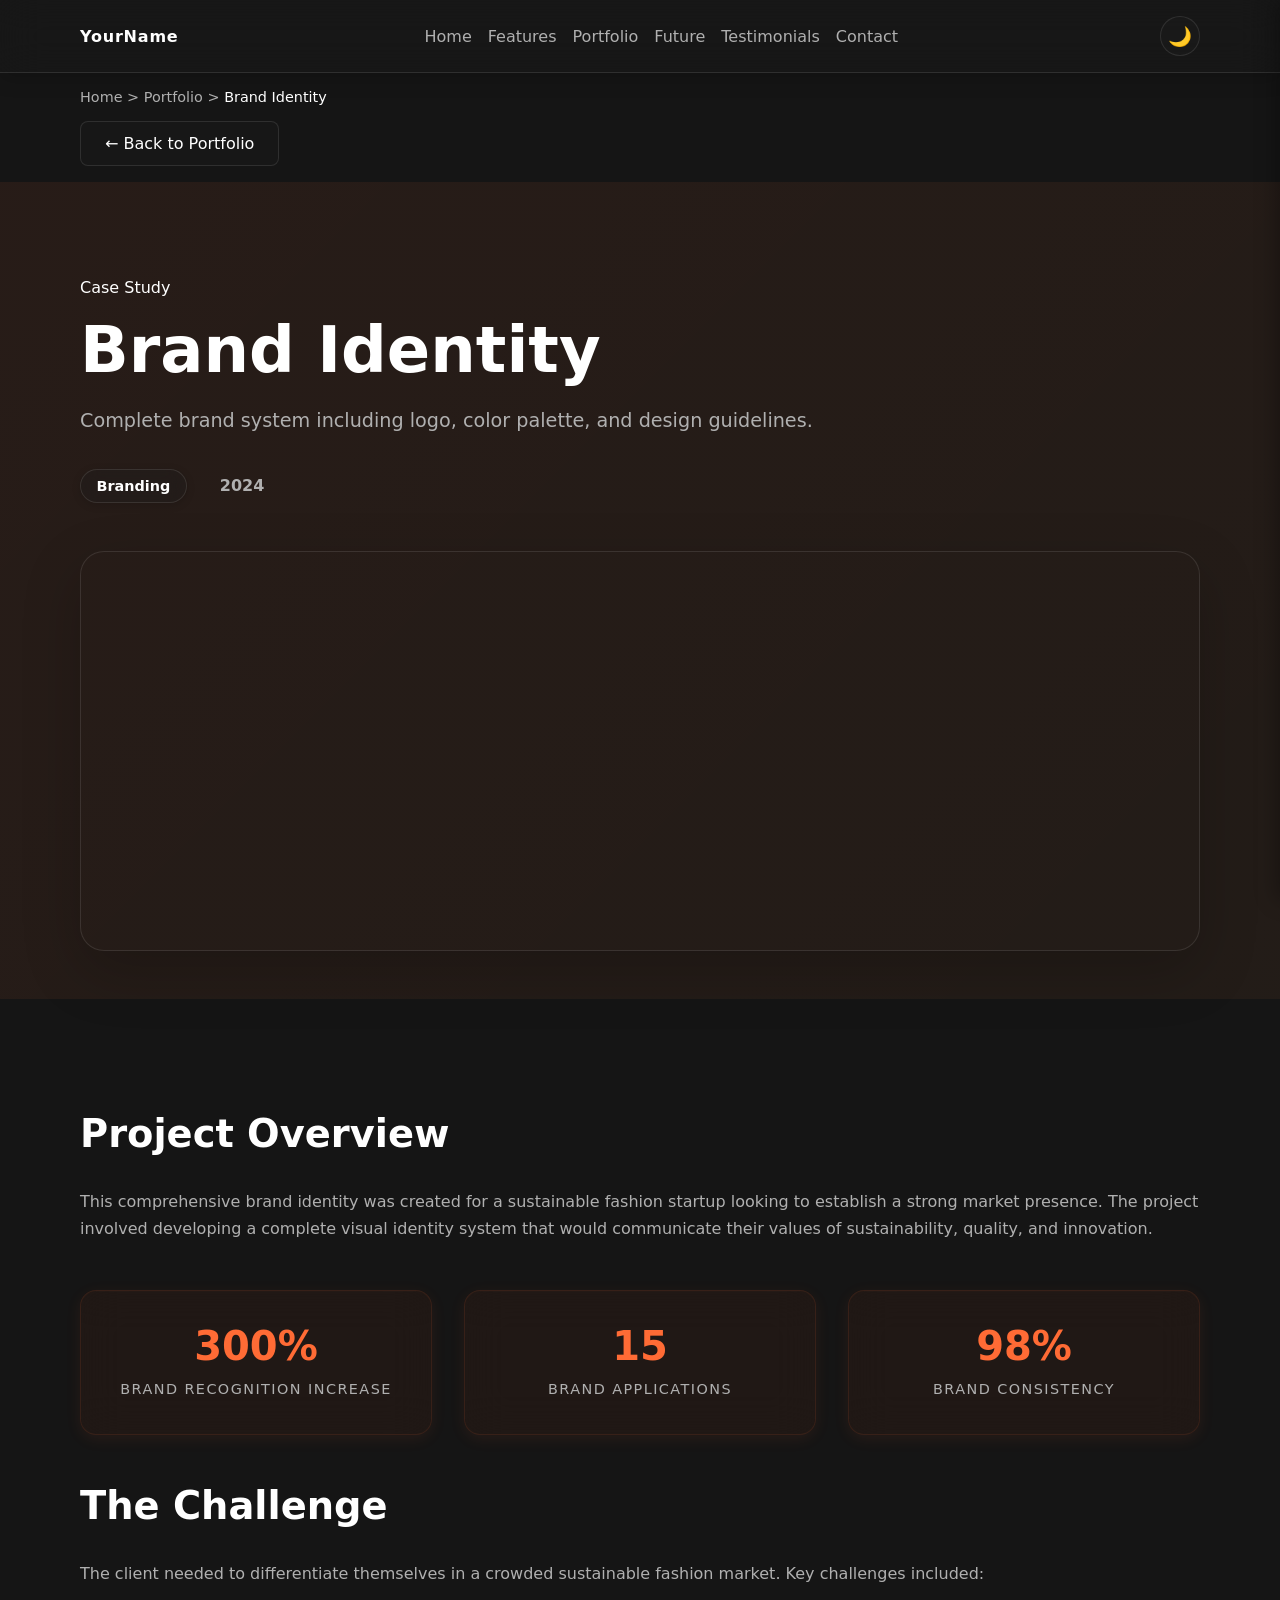
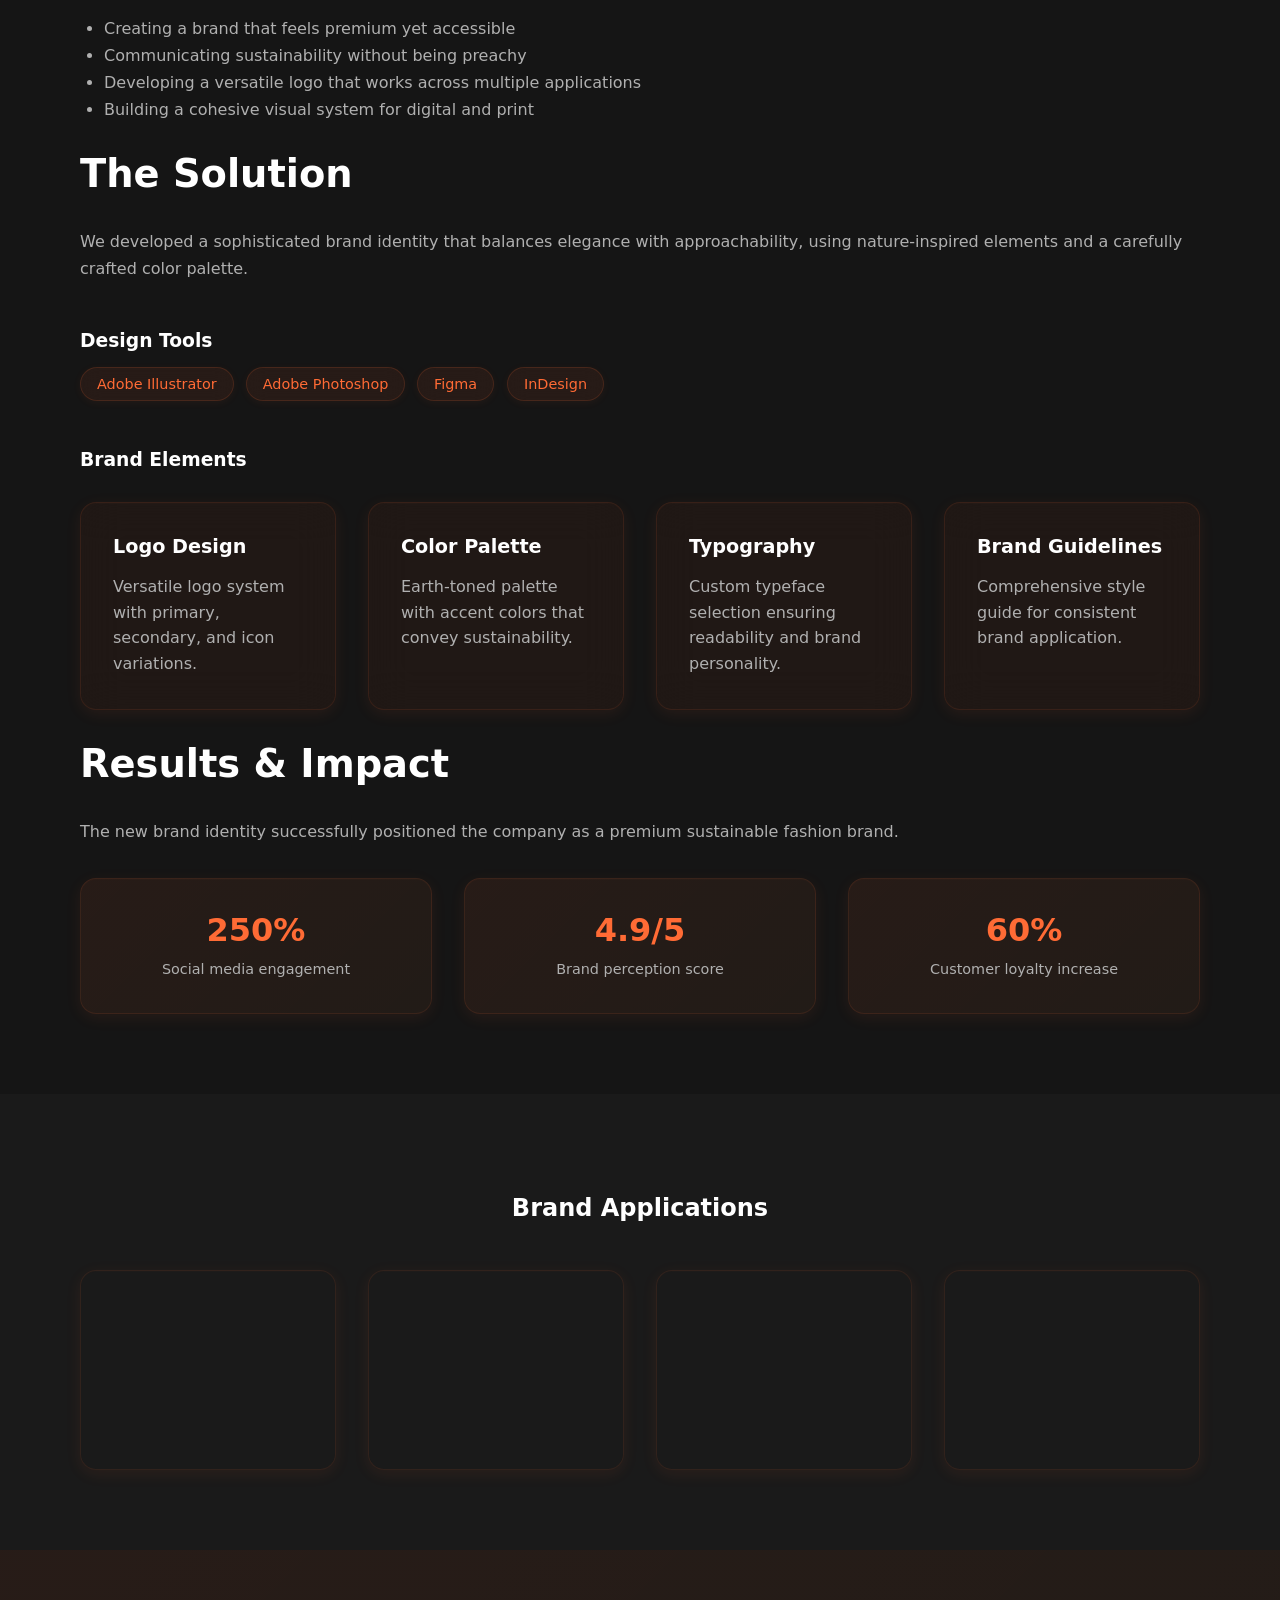
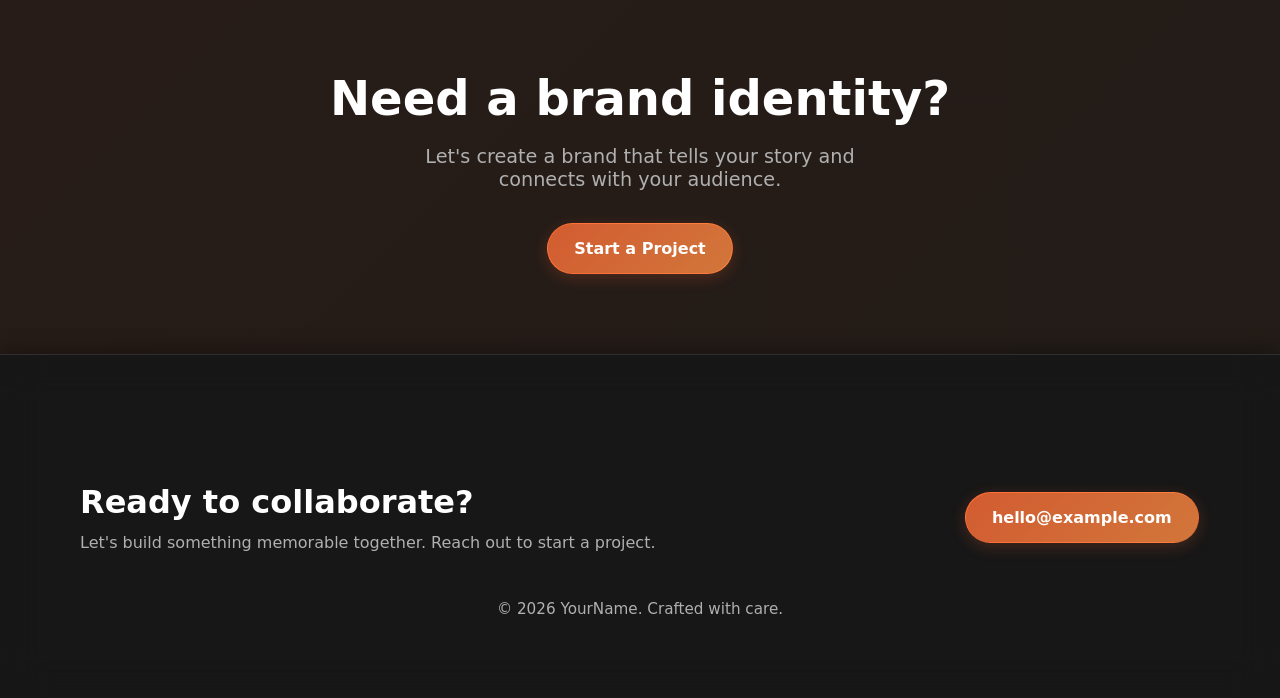
<file: brand-identity.html>
<!DOCTYPE html>
<html lang="en">
  <head>
    <meta charset="UTF-8" />
    <meta name="viewport" content="width=device-width, initial-scale=1.0" />
    <title>Brand Identity - Portfolio</title>
    <link rel="stylesheet" href="styles.css" />
  </head>
  <body>
    <div class="scroll-progress"></div>
    <button class="back-to-top" aria-label="Back to top">↑</button>

    <header class="site-header">
      <div class="container header-inner">
        <a href="index.html" class="brand">YourName</a>
        <nav class="main-nav desktop-nav">
          <a href="index.html#hero">Home</a>
          <a href="index.html#features">Features</a>
          <a href="index.html#portfolio">Portfolio</a>
          <a href="index.html#future">Future</a>
          <a href="index.html#testimonial">Testimonials</a>
          <a href="index.html#contact">Contact</a>
        </nav>
        <button class="hamburger" aria-label="Toggle menu">
          <span></span>
          <span></span>
          <span></span>
        </button>
        <button class="theme-toggle" aria-label="Toggle theme">
          <span class="theme-icon">🌙</span>
        </button>
      </div>
    </header>

    <div class="sidebar">
      <nav class="main-nav mobile-nav">
        <a href="index.html#hero">Home</a>
        <a href="index.html#features">Features</a>
        <a href="index.html#portfolio">Portfolio</a>
        <a href="index.html#future">Future</a>
        <a href="index.html#testimonial">Testimonials</a>
        <a href="index.html#contact">Contact</a>
      </nav>
    </div>

    <nav class="breadcrumbs container">
      <a href="index.html">Home</a> >
      <a href="index.html#portfolio">Portfolio</a> >
      <span>Brand Identity</span>
    </nav>

    <div class="container">
      <a href="index.html#portfolio" class="back-button">
        ← Back to Portfolio
      </a>
    </div>

    <section class="project-hero">
      <div class="container">
        <div class="project-header">
          <p class="eyebrow">Case Study</p>
          <h1>Brand Identity</h1>
          <p class="project-subtitle">Complete brand system including logo, color palette, and design guidelines.</p>
          <div class="project-meta">
            <span class="project-category">Branding</span>
            <span class="project-year">2024</span>
          </div>
        </div>
        <div class="project-hero-image brand-image"></div>
      </div>
    </section>

    <section class="project-details">
      <div class="container">
        <div class="project-overview">
          <h2>Project Overview</h2>
          <p>This comprehensive brand identity was created for a sustainable fashion startup looking to establish a strong market presence. The project involved developing a complete visual identity system that would communicate their values of sustainability, quality, and innovation.</p>

          <div class="project-stats">
            <div class="stat">
              <h3>300%</h3>
              <p>Brand Recognition Increase</p>
            </div>
            <div class="stat">
              <h3>15</h3>
              <p>Brand Applications</p>
            </div>
            <div class="stat">
              <h3>98%</h3>
              <p>Brand Consistency</p>
            </div>
          </div>
        </div>

        <div class="project-challenge">
          <h2>The Challenge</h2>
          <p>The client needed to differentiate themselves in a crowded sustainable fashion market. Key challenges included:</p>
          <ul>
            <li>Creating a brand that feels premium yet accessible</li>
            <li>Communicating sustainability without being preachy</li>
            <li>Developing a versatile logo that works across multiple applications</li>
            <li>Building a cohesive visual system for digital and print</li>
          </ul>
        </div>

        <div class="project-solution">
          <h2>The Solution</h2>
          <p>We developed a sophisticated brand identity that balances elegance with approachability, using nature-inspired elements and a carefully crafted color palette.</p>

          <div class="tech-stack">
            <h3>Design Tools</h3>
            <div class="tech-tags">
              <span class="tech-tag">Adobe Illustrator</span>
              <span class="tech-tag">Adobe Photoshop</span>
              <span class="tech-tag">Figma</span>
              <span class="tech-tag">InDesign</span>
            </div>
          </div>

          <div class="project-features">
            <h3>Brand Elements</h3>
            <div class="features-grid">
              <div class="feature-item">
                <h4>Logo Design</h4>
                <p>Versatile logo system with primary, secondary, and icon variations.</p>
              </div>
              <div class="feature-item">
                <h4>Color Palette</h4>
                <p>Earth-toned palette with accent colors that convey sustainability.</p>
              </div>
              <div class="feature-item">
                <h4>Typography</h4>
                <p>Custom typeface selection ensuring readability and brand personality.</p>
              </div>
              <div class="feature-item">
                <h4>Brand Guidelines</h4>
                <p>Comprehensive style guide for consistent brand application.</p>
              </div>
            </div>
          </div>
        </div>

        <div class="project-results">
          <h2>Results & Impact</h2>
          <p>The new brand identity successfully positioned the company as a premium sustainable fashion brand.</p>

          <div class="results-grid">
            <div class="result-item">
              <h3>250%</h3>
              <p>Social media engagement</p>
            </div>
            <div class="result-item">
              <h3>4.9/5</h3>
              <p>Brand perception score</p>
            </div>
            <div class="result-item">
              <h3>60%</h3>
              <p>Customer loyalty increase</p>
            </div>
          </div>
        </div>
      </div>
    </section>

    <section class="project-gallery">
      <div class="container">
        <h2>Brand Applications</h2>
        <div class="gallery-grid">
          <div class="gallery-item brand-gallery-1"></div>
          <div class="gallery-item brand-gallery-2"></div>
          <div class="gallery-item brand-gallery-3"></div>
          <div class="gallery-item brand-gallery-4"></div>
        </div>
      </div>
    </section>

    <section class="cta-section">
      <div class="container">
        <h2>Need a brand identity?</h2>
        <p>Let's create a brand that tells your story and connects with your audience.</p>
        <a href="index.html#contact" class="btn primary">Start a Project</a>
      </div>
    </section>

    <footer class="site-footer">
      <div class="container footer-grid">
        <div>
          <h2>Ready to collaborate?</h2>
          <p>Let's build something memorable together. Reach out to start a project.</p>
        </div>
        <a class="btn primary" href="mailto:hello@example.com">hello@example.com</a>
      </div>
      <p class="footer-copy">© 2026 YourName. Crafted with care.</p>
    </footer>

    <script src="script.js"></script>
  </body>
</html>
</file>
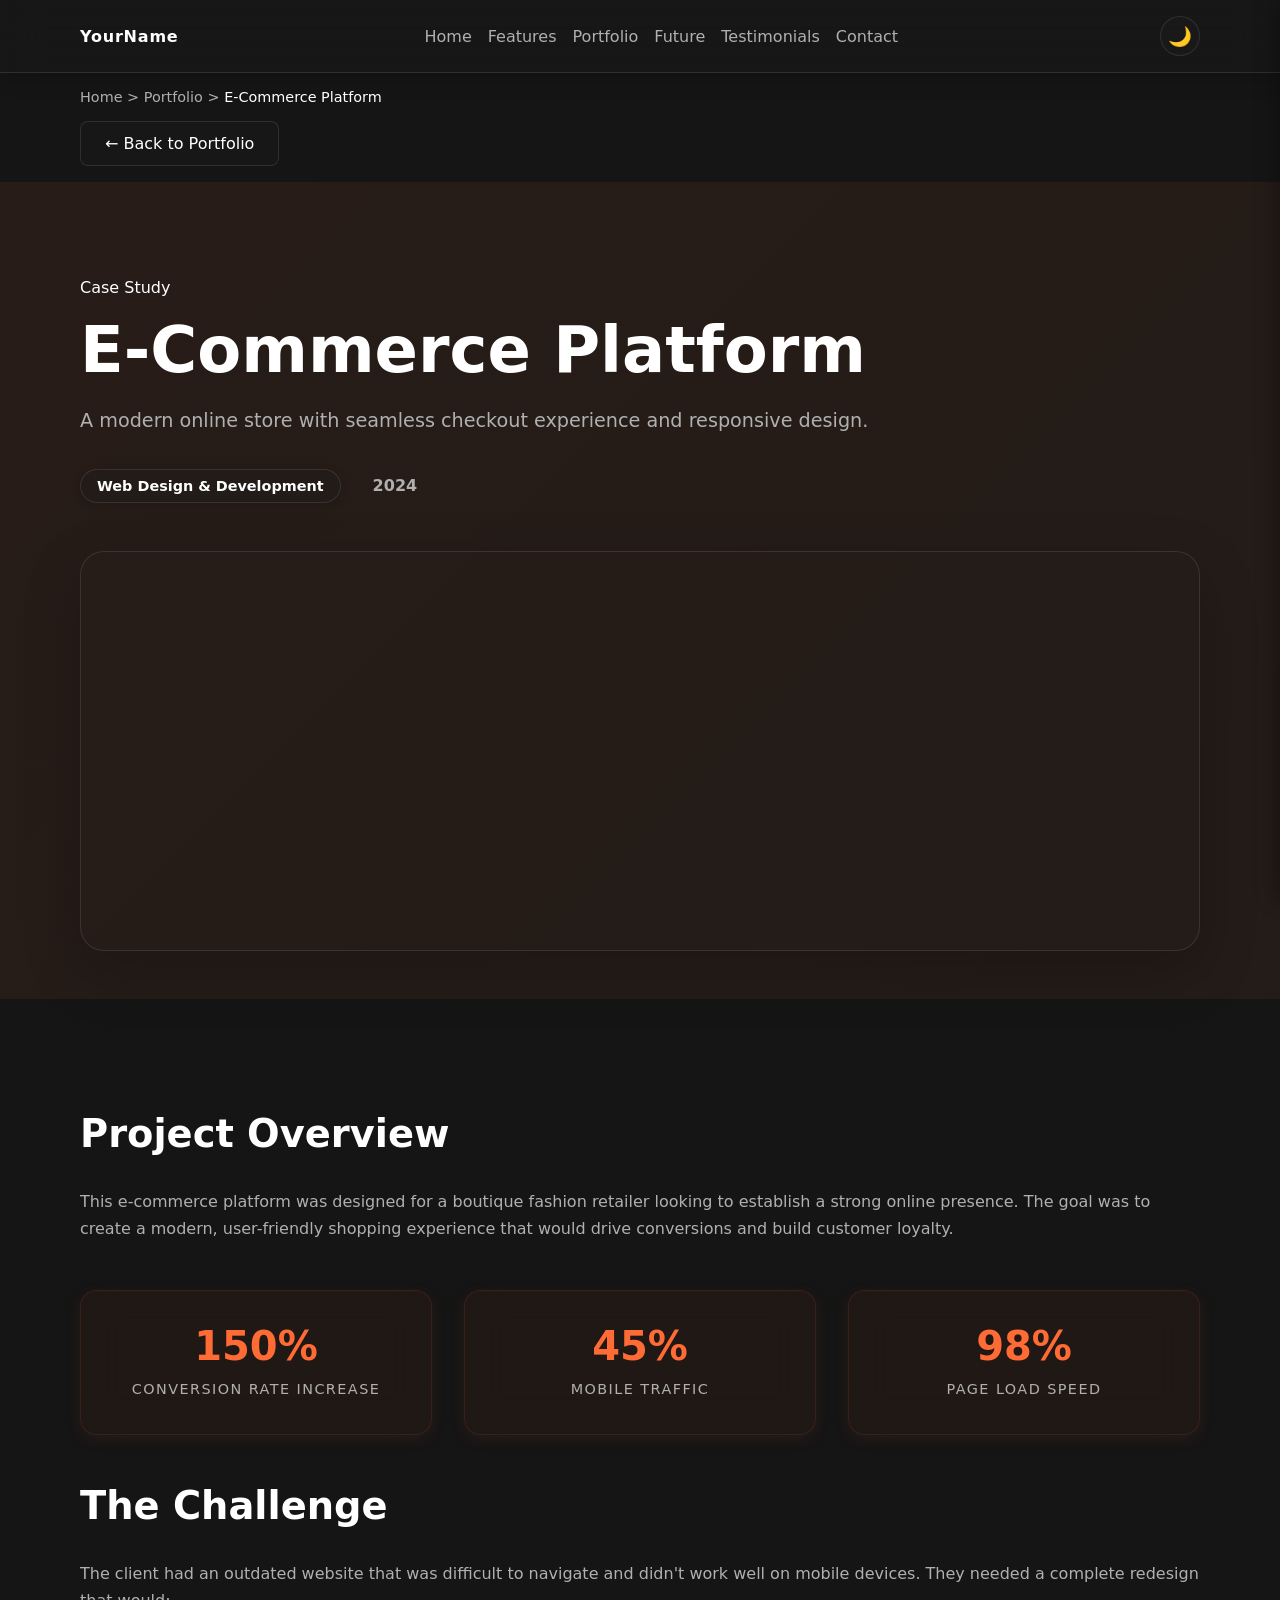
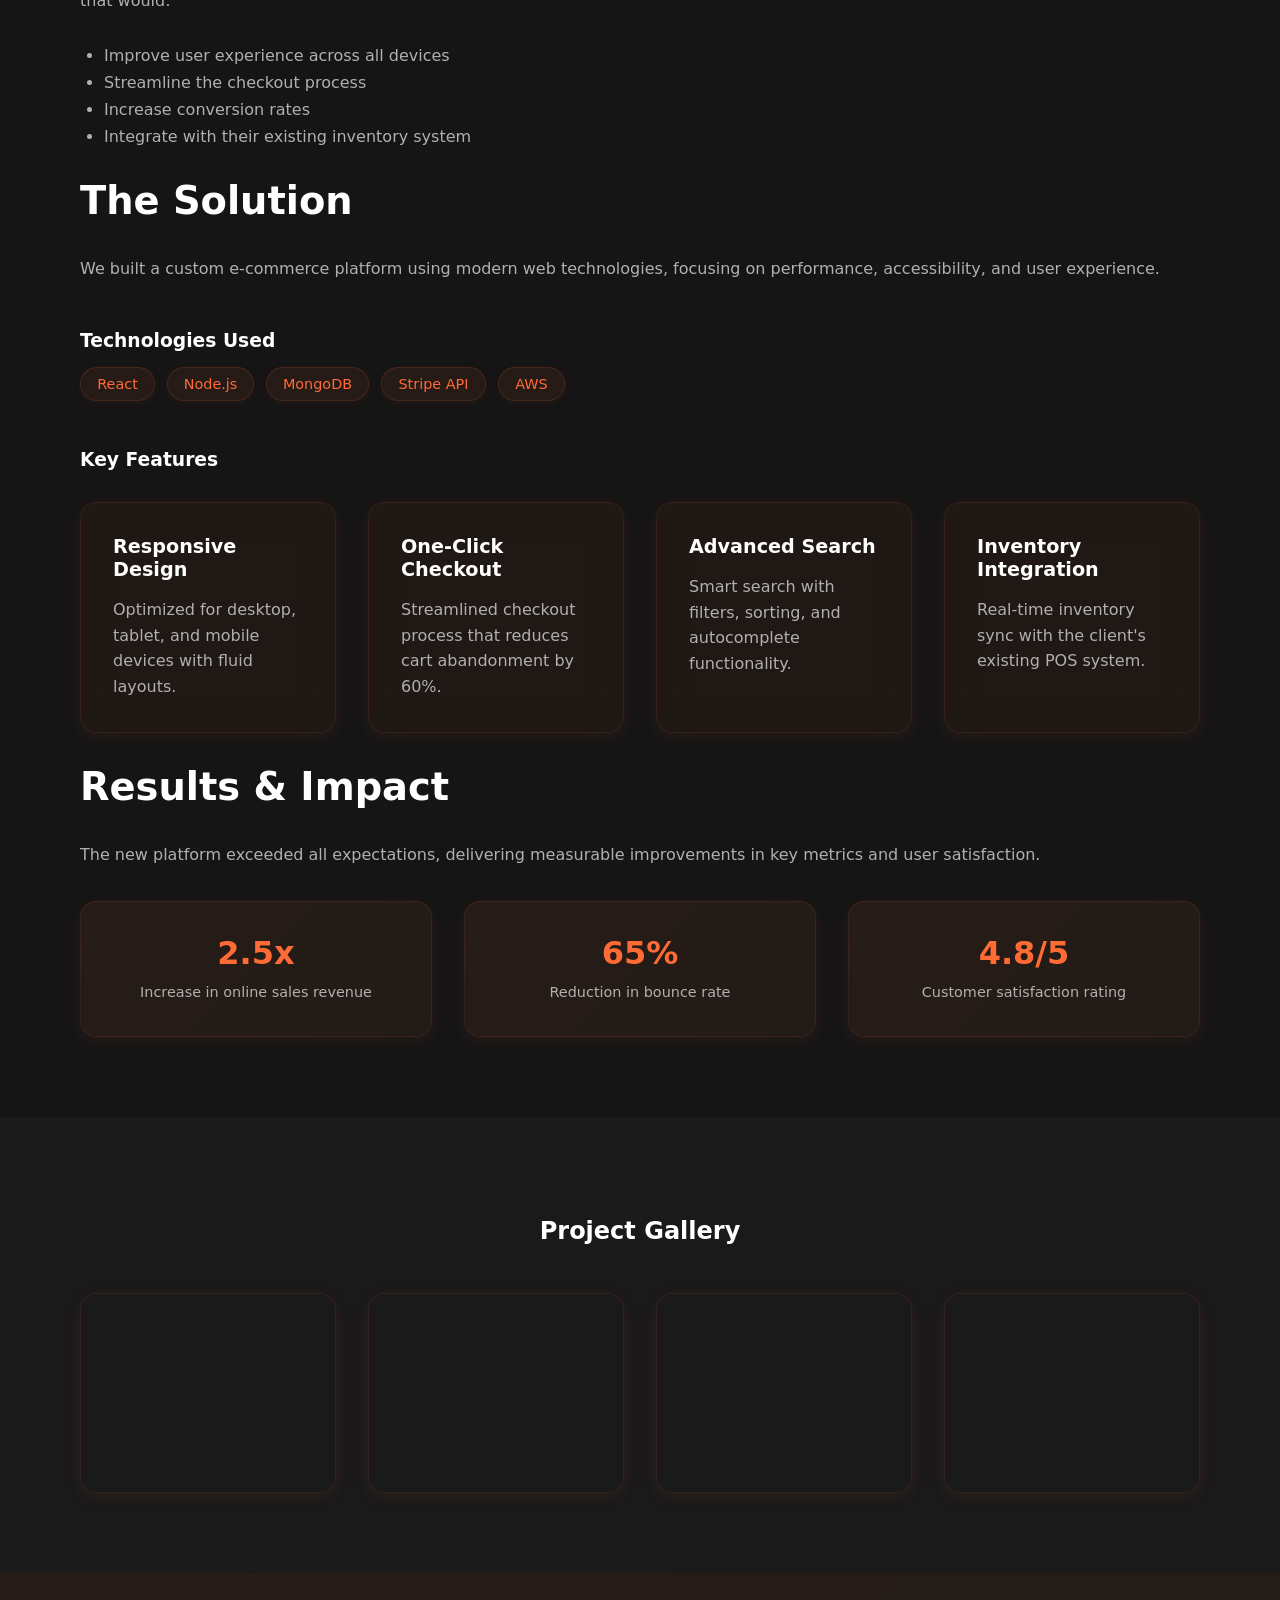
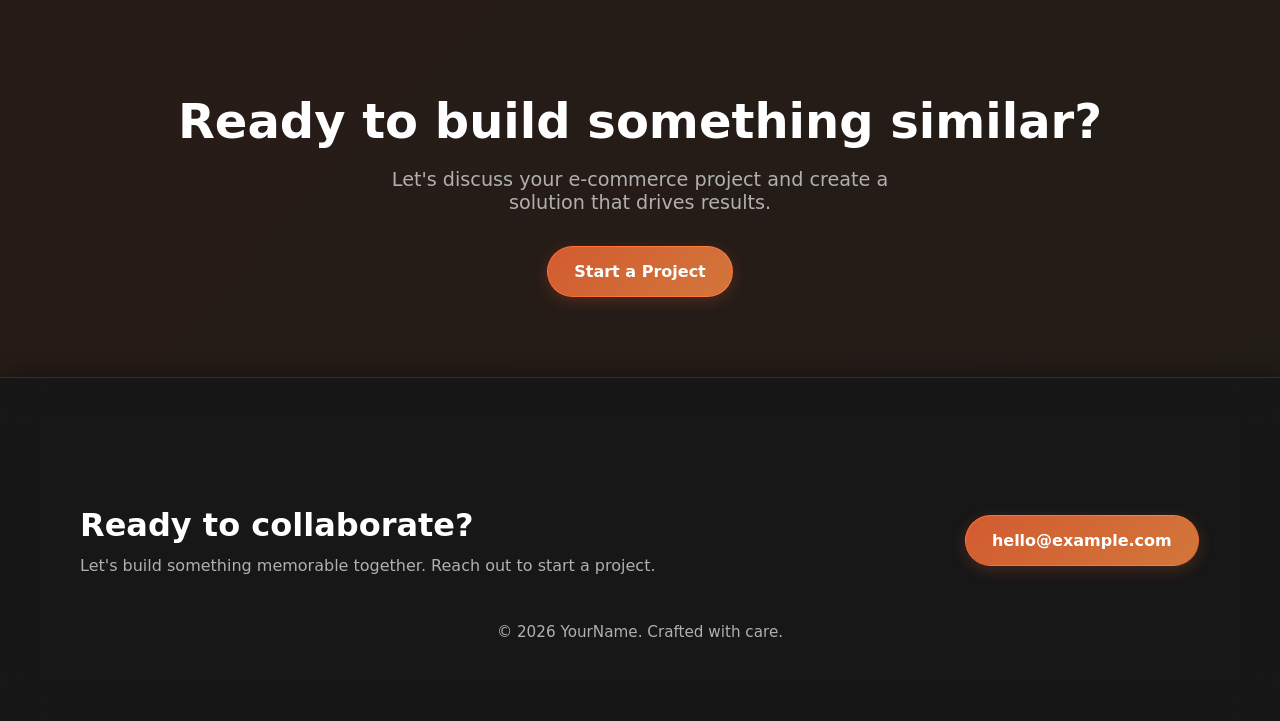
<file: e-commerce-platform.html>
<!DOCTYPE html>
<html lang="en">
  <head>
    <meta charset="UTF-8" />
    <meta name="viewport" content="width=device-width, initial-scale=1.0" />
    <title>E-Commerce Platform - Portfolio</title>
    <link rel="stylesheet" href="styles.css" />
  </head>
  <body>
    <div class="scroll-progress"></div>
    <button class="back-to-top" aria-label="Back to top">↑</button>

    <header class="site-header">
      <div class="container header-inner">
        <a href="index.html" class="brand">YourName</a>
        <nav class="main-nav desktop-nav">
          <a href="index.html#hero">Home</a>
          <a href="index.html#features">Features</a>
          <a href="index.html#portfolio">Portfolio</a>
          <a href="index.html#future">Future</a>
          <a href="index.html#testimonial">Testimonials</a>
          <a href="index.html#contact">Contact</a>
        </nav>
        <button class="hamburger" aria-label="Toggle menu">
          <span></span>
          <span></span>
          <span></span>
        </button>
        <button class="theme-toggle" aria-label="Toggle theme">
          <span class="theme-icon">🌙</span>
        </button>
      </div>
    </header>

    <div class="sidebar">
      <nav class="main-nav mobile-nav">
        <a href="index.html#hero">Home</a>
        <a href="index.html#features">Features</a>
        <a href="index.html#portfolio">Portfolio</a>
        <a href="index.html#future">Future</a>
        <a href="index.html#testimonial">Testimonials</a>
        <a href="index.html#contact">Contact</a>
      </nav>
    </div>

    <nav class="breadcrumbs container">
      <a href="index.html">Home</a> >
      <a href="index.html#portfolio">Portfolio</a> >
      <span>E-Commerce Platform</span>
    </nav>

    <div class="container">
      <a href="index.html#portfolio" class="back-button">
        ← Back to Portfolio
      </a>
    </div>

    <section class="project-hero">
      <div class="container">
        <div class="project-header">
          <p class="eyebrow">Case Study</p>
          <h1>E-Commerce Platform</h1>
          <p class="project-subtitle">A modern online store with seamless checkout experience and responsive design.</p>
          <div class="project-meta">
            <span class="project-category">Web Design & Development</span>
            <span class="project-year">2024</span>
          </div>
        </div>
        <div class="project-hero-image ecommerce-image"></div>
      </div>
    </section>

    <section class="project-details">
      <div class="container">
        <div class="project-overview">
          <h2>Project Overview</h2>
          <p>This e-commerce platform was designed for a boutique fashion retailer looking to establish a strong online presence. The goal was to create a modern, user-friendly shopping experience that would drive conversions and build customer loyalty.</p>

          <div class="project-stats">
            <div class="stat">
              <h3>150%</h3>
              <p>Conversion Rate Increase</p>
            </div>
            <div class="stat">
              <h3>45%</h3>
              <p>Mobile Traffic</p>
            </div>
            <div class="stat">
              <h3>98%</h3>
              <p>Page Load Speed</p>
            </div>
          </div>
        </div>

        <div class="project-challenge">
          <h2>The Challenge</h2>
          <p>The client had an outdated website that was difficult to navigate and didn't work well on mobile devices. They needed a complete redesign that would:</p>
          <ul>
            <li>Improve user experience across all devices</li>
            <li>Streamline the checkout process</li>
            <li>Increase conversion rates</li>
            <li>Integrate with their existing inventory system</li>
          </ul>
        </div>

        <div class="project-solution">
          <h2>The Solution</h2>
          <p>We built a custom e-commerce platform using modern web technologies, focusing on performance, accessibility, and user experience.</p>

          <div class="tech-stack">
            <h3>Technologies Used</h3>
            <div class="tech-tags">
              <span class="tech-tag">React</span>
              <span class="tech-tag">Node.js</span>
              <span class="tech-tag">MongoDB</span>
              <span class="tech-tag">Stripe API</span>
              <span class="tech-tag">AWS</span>
            </div>
          </div>

          <div class="project-features">
            <h3>Key Features</h3>
            <div class="features-grid">
              <div class="feature-item">
                <h4>Responsive Design</h4>
                <p>Optimized for desktop, tablet, and mobile devices with fluid layouts.</p>
              </div>
              <div class="feature-item">
                <h4>One-Click Checkout</h4>
                <p>Streamlined checkout process that reduces cart abandonment by 60%.</p>
              </div>
              <div class="feature-item">
                <h4>Advanced Search</h4>
                <p>Smart search with filters, sorting, and autocomplete functionality.</p>
              </div>
              <div class="feature-item">
                <h4>Inventory Integration</h4>
                <p>Real-time inventory sync with the client's existing POS system.</p>
              </div>
            </div>
          </div>
        </div>

        <div class="project-results">
          <h2>Results & Impact</h2>
          <p>The new platform exceeded all expectations, delivering measurable improvements in key metrics and user satisfaction.</p>

          <div class="results-grid">
            <div class="result-item">
              <h3>2.5x</h3>
              <p>Increase in online sales revenue</p>
            </div>
            <div class="result-item">
              <h3>65%</h3>
              <p>Reduction in bounce rate</p>
            </div>
            <div class="result-item">
              <h3>4.8/5</h3>
              <p>Customer satisfaction rating</p>
            </div>
          </div>
        </div>
      </div>
    </section>

    <section class="project-gallery">
      <div class="container">
        <h2>Project Gallery</h2>
        <div class="gallery-grid">
          <div class="gallery-item ecommerce-gallery-1"></div>
          <div class="gallery-item ecommerce-gallery-2"></div>
          <div class="gallery-item ecommerce-gallery-3"></div>
          <div class="gallery-item ecommerce-gallery-4"></div>
        </div>
      </div>
    </section>

    <section class="cta-section">
      <div class="container">
        <h2>Ready to build something similar?</h2>
        <p>Let's discuss your e-commerce project and create a solution that drives results.</p>
        <a href="index.html#contact" class="btn primary">Start a Project</a>
      </div>
    </section>

    <footer class="site-footer">
      <div class="container footer-grid">
        <div>
          <h2>Ready to collaborate?</h2>
          <p>Let's build something memorable together. Reach out to start a project.</p>
        </div>
        <a class="btn primary" href="mailto:hello@example.com">hello@example.com</a>
      </div>
      <p class="footer-copy">© 2026 YourName. Crafted with care.</p>
    </footer>

    <script src="script.js"></script>
  </body>
</html>
</file>
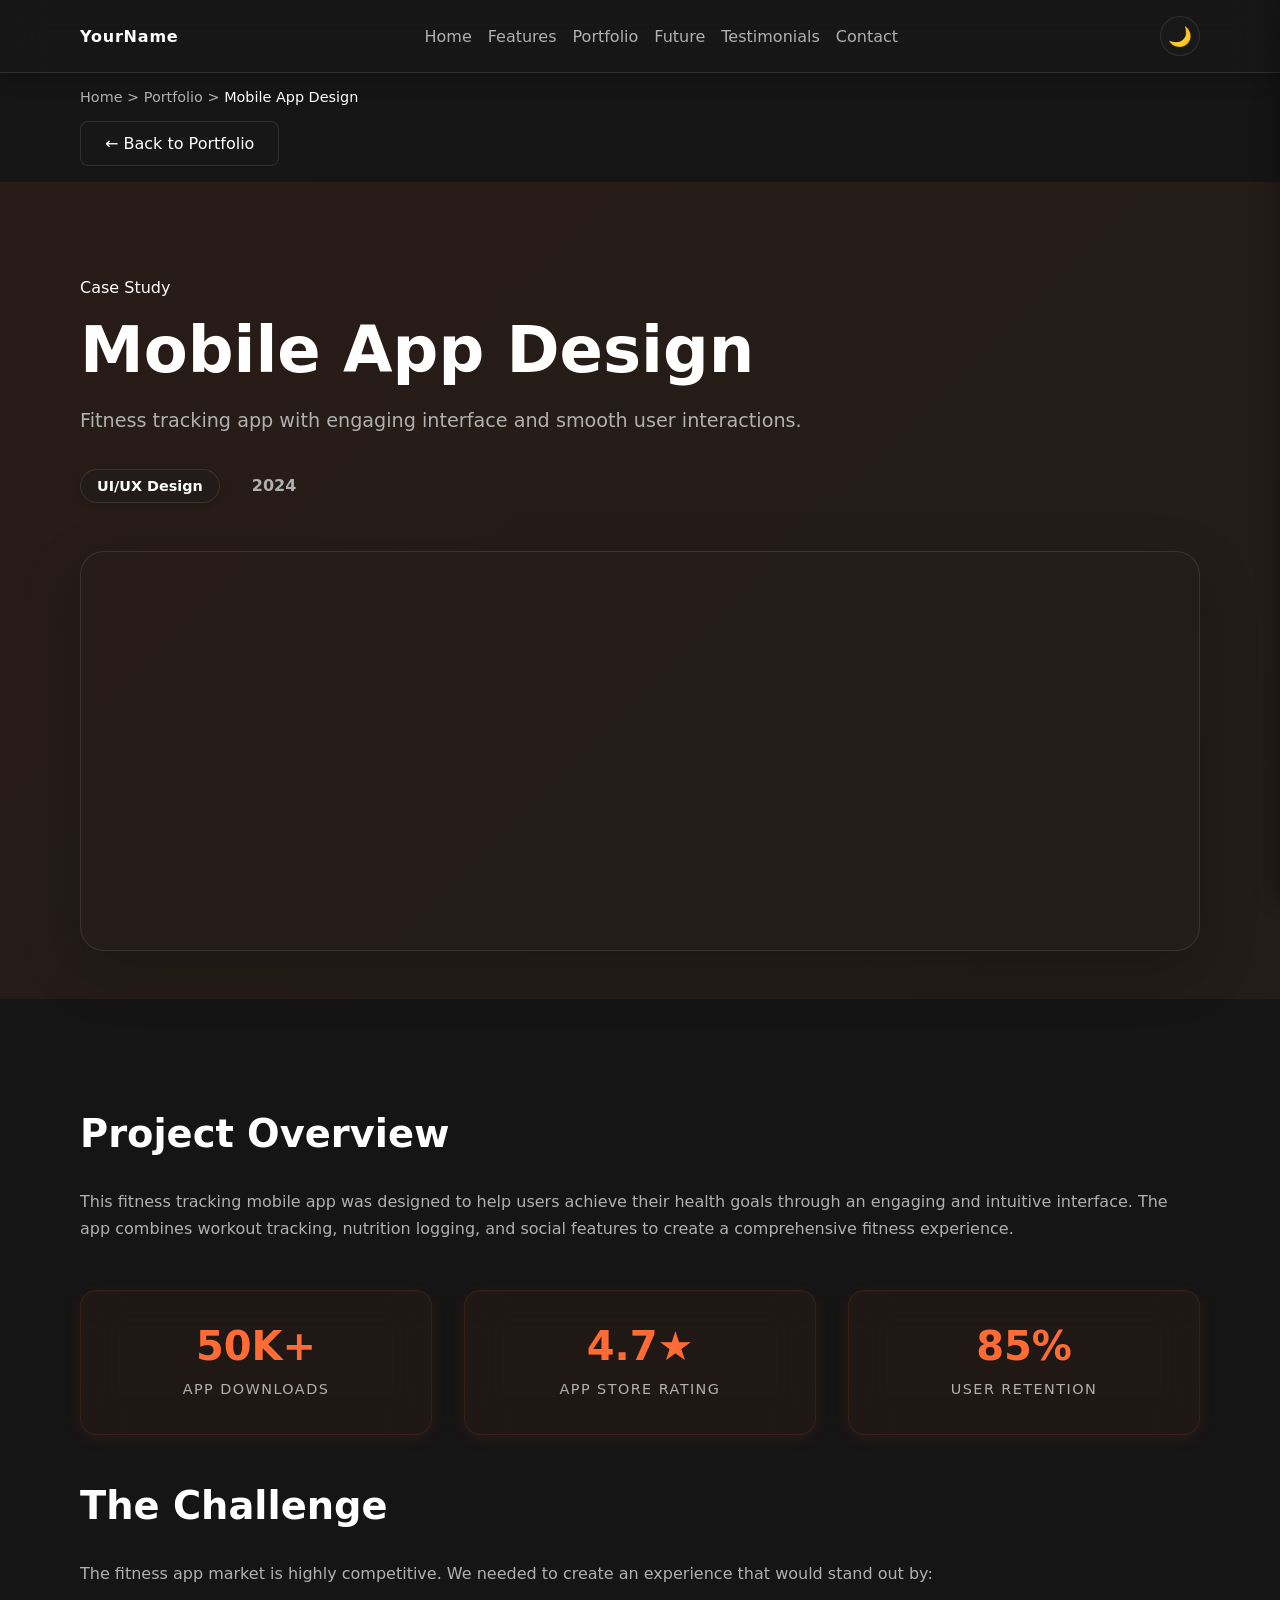
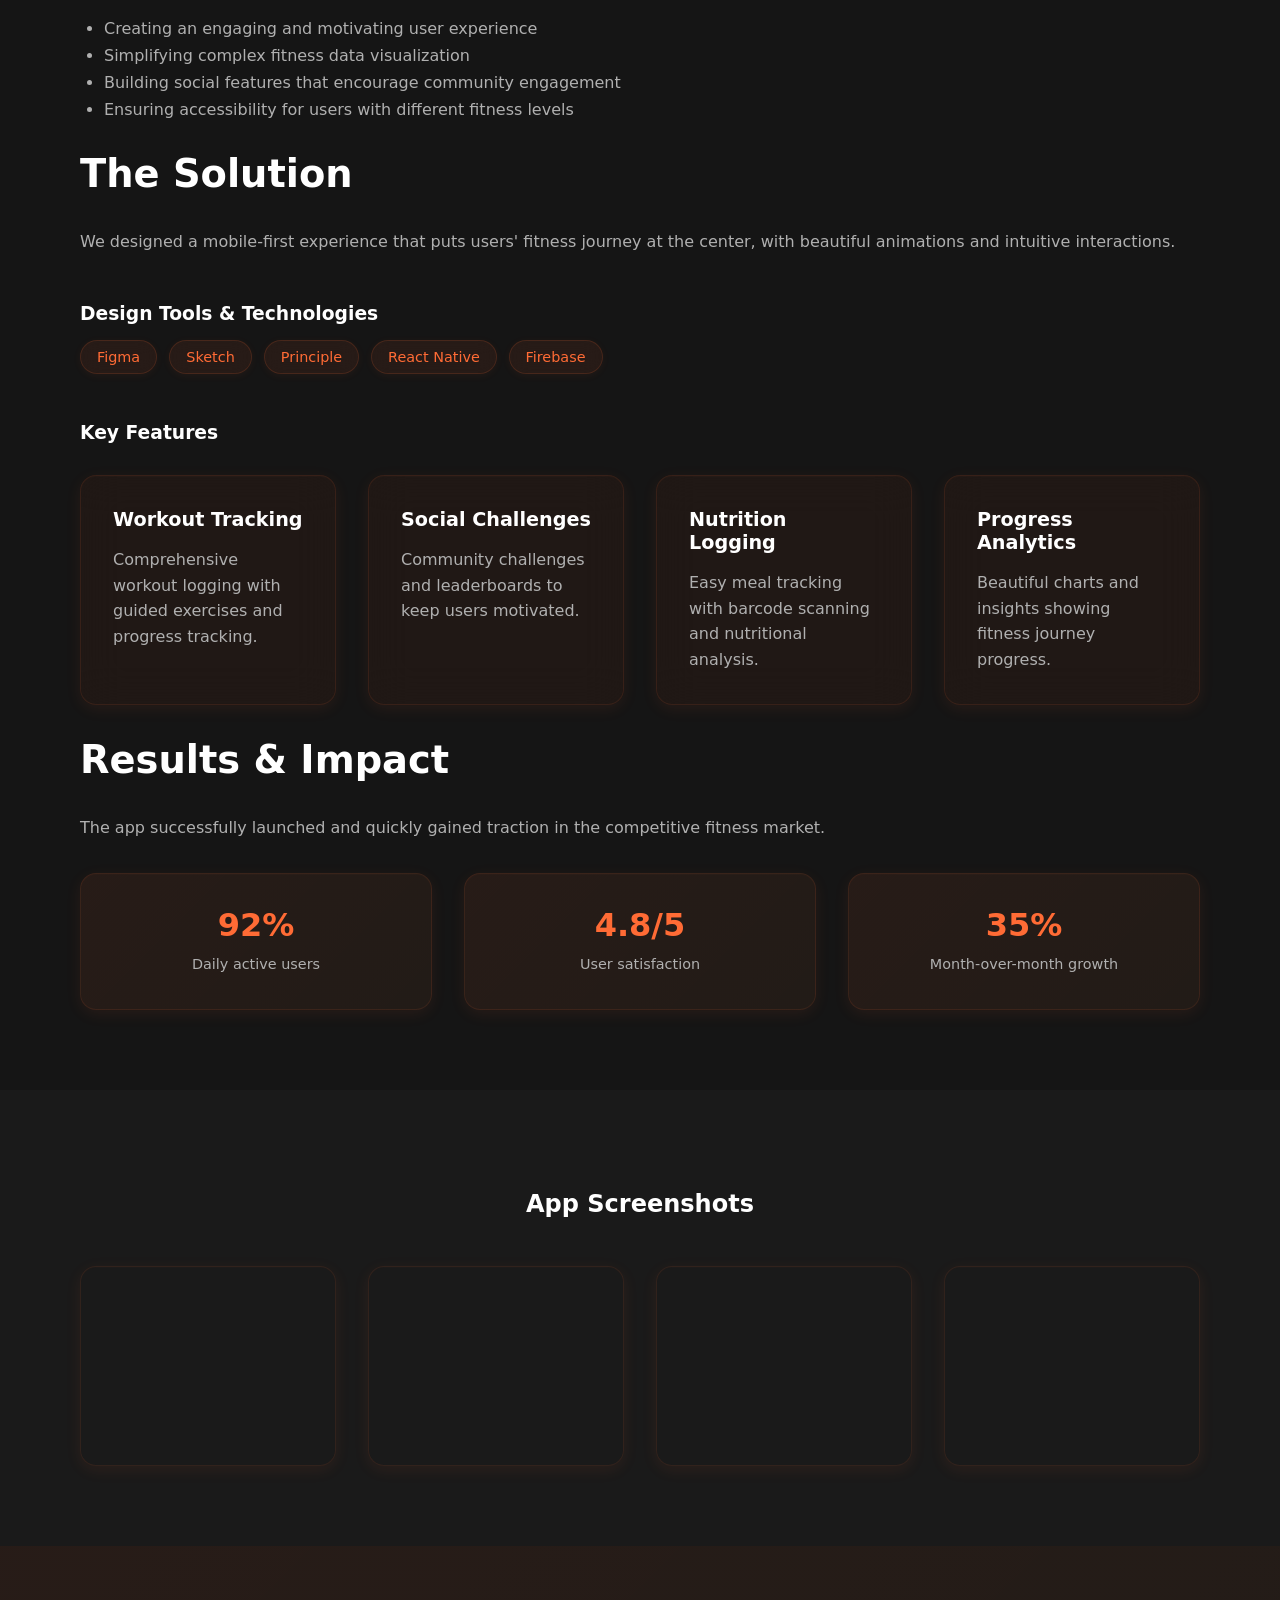
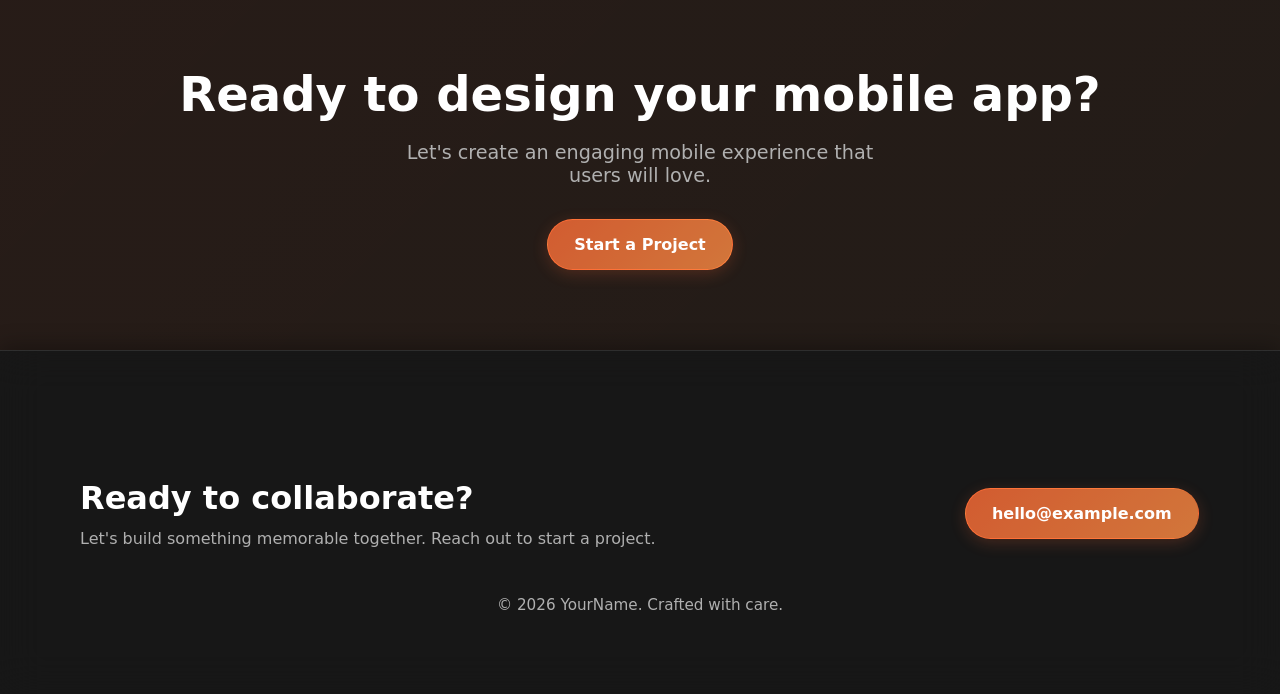
<file: mobile-app-design.html>
<!DOCTYPE html>
<html lang="en">
  <head>
    <meta charset="UTF-8" />
    <meta name="viewport" content="width=device-width, initial-scale=1.0" />
    <title>Mobile App Design - Portfolio</title>
    <link rel="stylesheet" href="styles.css" />
  </head>
  <body>
    <div class="scroll-progress"></div>
    <button class="back-to-top" aria-label="Back to top">↑</button>

    <header class="site-header">
      <div class="container header-inner">
        <a href="index.html" class="brand">YourName</a>
        <nav class="main-nav desktop-nav">
          <a href="index.html#hero">Home</a>
          <a href="index.html#features">Features</a>
          <a href="index.html#portfolio">Portfolio</a>
          <a href="index.html#future">Future</a>
          <a href="index.html#testimonial">Testimonials</a>
          <a href="index.html#contact">Contact</a>
        </nav>
        <button class="hamburger" aria-label="Toggle menu">
          <span></span>
          <span></span>
          <span></span>
        </button>
        <button class="theme-toggle" aria-label="Toggle theme">
          <span class="theme-icon">🌙</span>
        </button>
      </div>
    </header>

    <div class="sidebar">
      <nav class="main-nav mobile-nav">
        <a href="index.html#hero">Home</a>
        <a href="index.html#features">Features</a>
        <a href="index.html#portfolio">Portfolio</a>
        <a href="index.html#future">Future</a>
        <a href="index.html#testimonial">Testimonials</a>
        <a href="index.html#contact">Contact</a>
      </nav>
    </div>

    <nav class="breadcrumbs container">
      <a href="index.html">Home</a> >
      <a href="index.html#portfolio">Portfolio</a> >
      <span>Mobile App Design</span>
    </nav>

    <div class="container">
      <a href="index.html#portfolio" class="back-button">
        ← Back to Portfolio
      </a>
    </div>

    <section class="project-hero">
      <div class="container">
        <div class="project-header">
          <p class="eyebrow">Case Study</p>
          <h1>Mobile App Design</h1>
          <p class="project-subtitle">Fitness tracking app with engaging interface and smooth user interactions.</p>
          <div class="project-meta">
            <span class="project-category">UI/UX Design</span>
            <span class="project-year">2024</span>
          </div>
        </div>
        <div class="project-hero-image mobile-image"></div>
      </div>
    </section>

    <section class="project-details">
      <div class="container">
        <div class="project-overview">
          <h2>Project Overview</h2>
          <p>This fitness tracking mobile app was designed to help users achieve their health goals through an engaging and intuitive interface. The app combines workout tracking, nutrition logging, and social features to create a comprehensive fitness experience.</p>

          <div class="project-stats">
            <div class="stat">
              <h3>50K+</h3>
              <p>App Downloads</p>
            </div>
            <div class="stat">
              <h3>4.7★</h3>
              <p>App Store Rating</p>
            </div>
            <div class="stat">
              <h3>85%</h3>
              <p>User Retention</p>
            </div>
          </div>
        </div>

        <div class="project-challenge">
          <h2>The Challenge</h2>
          <p>The fitness app market is highly competitive. We needed to create an experience that would stand out by:</p>
          <ul>
            <li>Creating an engaging and motivating user experience</li>
            <li>Simplifying complex fitness data visualization</li>
            <li>Building social features that encourage community engagement</li>
            <li>Ensuring accessibility for users with different fitness levels</li>
          </ul>
        </div>

        <div class="project-solution">
          <h2>The Solution</h2>
          <p>We designed a mobile-first experience that puts users' fitness journey at the center, with beautiful animations and intuitive interactions.</p>

          <div class="tech-stack">
            <h3>Design Tools & Technologies</h3>
            <div class="tech-tags">
              <span class="tech-tag">Figma</span>
              <span class="tech-tag">Sketch</span>
              <span class="tech-tag">Principle</span>
              <span class="tech-tag">React Native</span>
              <span class="tech-tag">Firebase</span>
            </div>
          </div>

          <div class="project-features">
            <h3>Key Features</h3>
            <div class="features-grid">
              <div class="feature-item">
                <h4>Workout Tracking</h4>
                <p>Comprehensive workout logging with guided exercises and progress tracking.</p>
              </div>
              <div class="feature-item">
                <h4>Social Challenges</h4>
                <p>Community challenges and leaderboards to keep users motivated.</p>
              </div>
              <div class="feature-item">
                <h4>Nutrition Logging</h4>
                <p>Easy meal tracking with barcode scanning and nutritional analysis.</p>
              </div>
              <div class="feature-item">
                <h4>Progress Analytics</h4>
                <p>Beautiful charts and insights showing fitness journey progress.</p>
              </div>
            </div>
          </div>
        </div>

        <div class="project-results">
          <h2>Results & Impact</h2>
          <p>The app successfully launched and quickly gained traction in the competitive fitness market.</p>

          <div class="results-grid">
            <div class="result-item">
              <h3>92%</h3>
              <p>Daily active users</p>
            </div>
            <div class="result-item">
              <h3>4.8/5</h3>
              <p>User satisfaction</p>
            </div>
            <div class="result-item">
              <h3>35%</h3>
              <p>Month-over-month growth</p>
            </div>
          </div>
        </div>
      </div>
    </section>

    <section class="project-gallery">
      <div class="container">
        <h2>App Screenshots</h2>
        <div class="gallery-grid">
          <div class="gallery-item mobile-gallery-1"></div>
          <div class="gallery-item mobile-gallery-2"></div>
          <div class="gallery-item mobile-gallery-3"></div>
          <div class="gallery-item mobile-gallery-4"></div>
        </div>
      </div>
    </section>

    <section class="cta-section">
      <div class="container">
        <h2>Ready to design your mobile app?</h2>
        <p>Let's create an engaging mobile experience that users will love.</p>
        <a href="index.html#contact" class="btn primary">Start a Project</a>
      </div>
    </section>

    <footer class="site-footer">
      <div class="container footer-grid">
        <div>
          <h2>Ready to collaborate?</h2>
          <p>Let's build something memorable together. Reach out to start a project.</p>
        </div>
        <a class="btn primary" href="mailto:hello@example.com">hello@example.com</a>
      </div>
      <p class="footer-copy">© 2026 YourName. Crafted with care.</p>
    </footer>

    <script src="script.js"></script>
  </body>
</html>
</file>
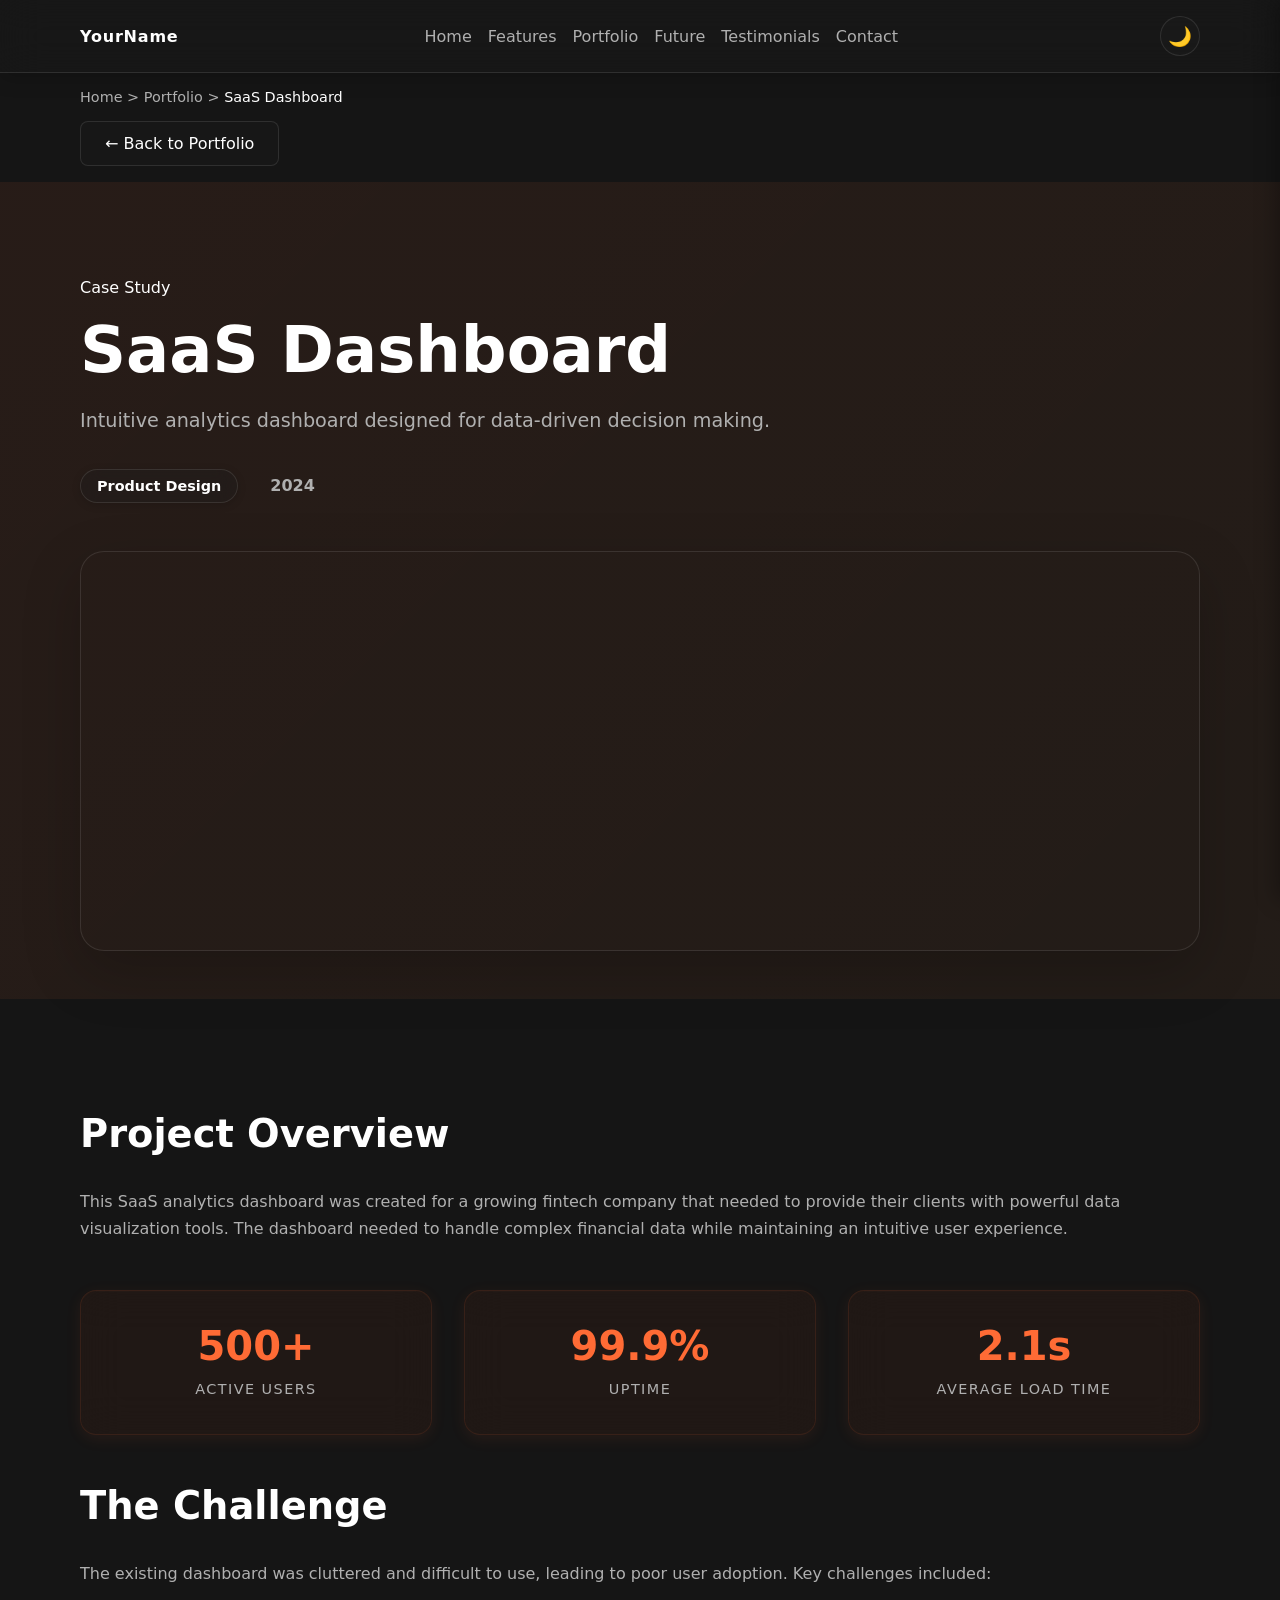
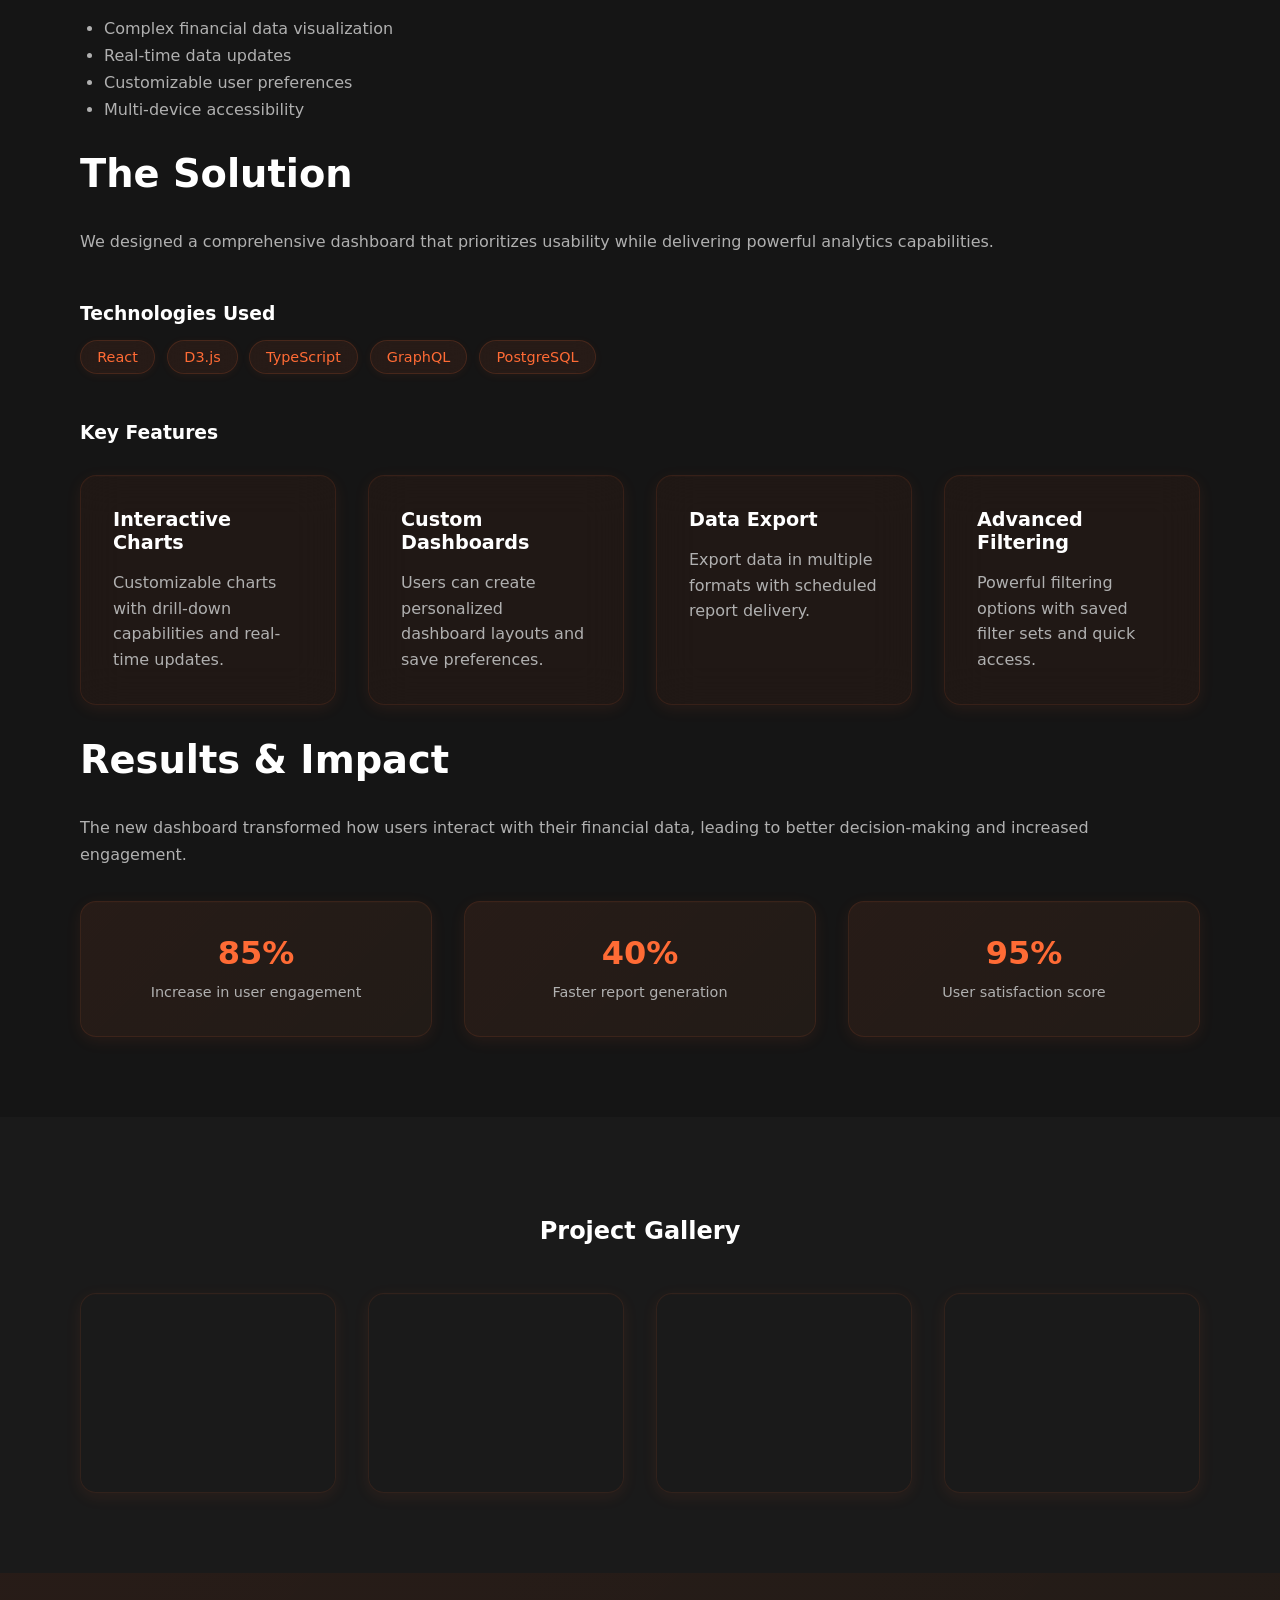
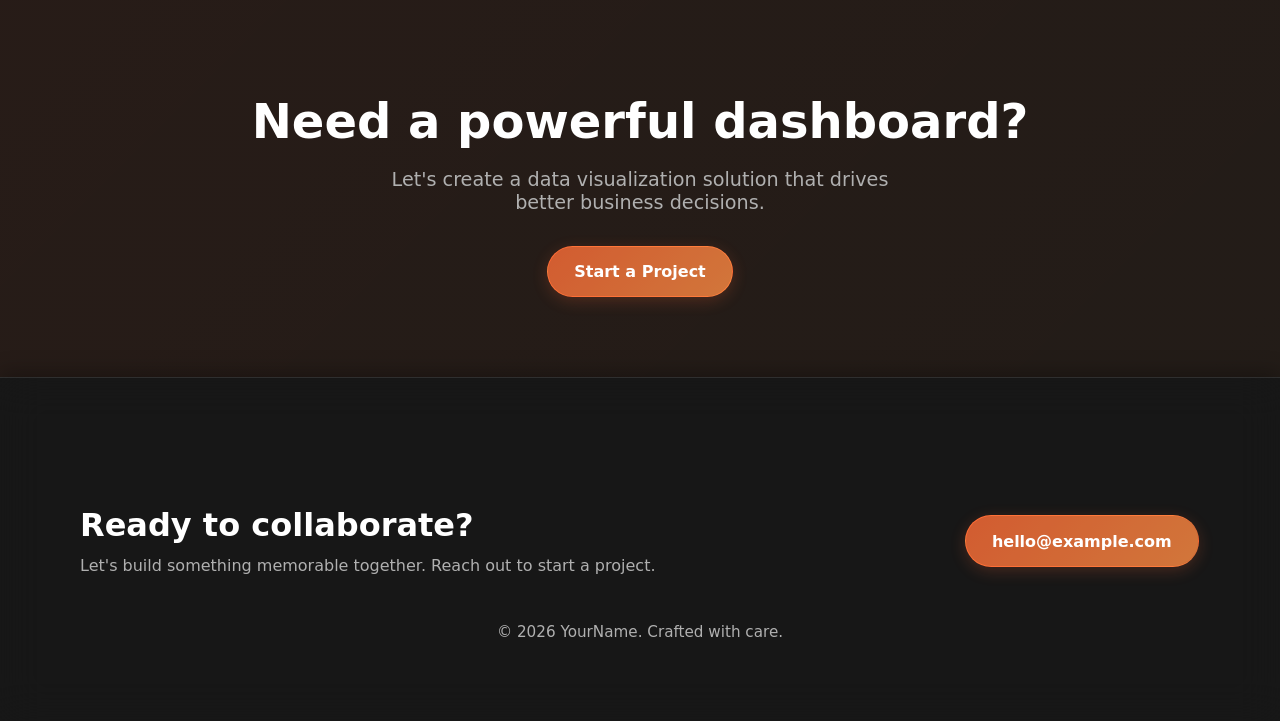
<file: saas-dashboard.html>
<!DOCTYPE html>
<html lang="en">
  <head>
    <meta charset="UTF-8" />
    <meta name="viewport" content="width=device-width, initial-scale=1.0" />
    <title>SaaS Dashboard - Portfolio</title>
    <link rel="stylesheet" href="styles.css" />
  </head>
  <body>
    <div class="scroll-progress"></div>
    <button class="back-to-top" aria-label="Back to top">↑</button>

    <header class="site-header">
      <div class="container header-inner">
        <a href="index.html" class="brand">YourName</a>
        <nav class="main-nav desktop-nav">
          <a href="index.html#hero">Home</a>
          <a href="index.html#features">Features</a>
          <a href="index.html#portfolio">Portfolio</a>
          <a href="index.html#future">Future</a>
          <a href="index.html#testimonial">Testimonials</a>
          <a href="index.html#contact">Contact</a>
        </nav>
        <button class="hamburger" aria-label="Toggle menu">
          <span></span>
          <span></span>
          <span></span>
        </button>
        <button class="theme-toggle" aria-label="Toggle theme">
          <span class="theme-icon">🌙</span>
        </button>
      </div>
    </header>

    <div class="sidebar">
      <nav class="main-nav mobile-nav">
        <a href="index.html#hero">Home</a>
        <a href="index.html#features">Features</a>
        <a href="index.html#portfolio">Portfolio</a>
        <a href="index.html#future">Future</a>
        <a href="index.html#testimonial">Testimonials</a>
        <a href="index.html#contact">Contact</a>
      </nav>
    </div>

    <nav class="breadcrumbs container">
      <a href="index.html">Home</a> >
      <a href="index.html#portfolio">Portfolio</a> >
      <span>SaaS Dashboard</span>
    </nav>

    <div class="container">
      <a href="index.html#portfolio" class="back-button">
        ← Back to Portfolio
      </a>
    </div>

    <section class="project-hero">
      <div class="container">
        <div class="project-header">
          <p class="eyebrow">Case Study</p>
          <h1>SaaS Dashboard</h1>
          <p class="project-subtitle">Intuitive analytics dashboard designed for data-driven decision making.</p>
          <div class="project-meta">
            <span class="project-category">Product Design</span>
            <span class="project-year">2024</span>
          </div>
        </div>
        <div class="project-hero-image saas-image"></div>
      </div>
    </section>

    <section class="project-details">
      <div class="container">
        <div class="project-overview">
          <h2>Project Overview</h2>
          <p>This SaaS analytics dashboard was created for a growing fintech company that needed to provide their clients with powerful data visualization tools. The dashboard needed to handle complex financial data while maintaining an intuitive user experience.</p>

          <div class="project-stats">
            <div class="stat">
              <h3>500+</h3>
              <p>Active Users</p>
            </div>
            <div class="stat">
              <h3>99.9%</h3>
              <p>Uptime</p>
            </div>
            <div class="stat">
              <h3>2.1s</h3>
              <p>Average Load Time</p>
            </div>
          </div>
        </div>

        <div class="project-challenge">
          <h2>The Challenge</h2>
          <p>The existing dashboard was cluttered and difficult to use, leading to poor user adoption. Key challenges included:</p>
          <ul>
            <li>Complex financial data visualization</li>
            <li>Real-time data updates</li>
            <li>Customizable user preferences</li>
            <li>Multi-device accessibility</li>
          </ul>
        </div>

        <div class="project-solution">
          <h2>The Solution</h2>
          <p>We designed a comprehensive dashboard that prioritizes usability while delivering powerful analytics capabilities.</p>

          <div class="tech-stack">
            <h3>Technologies Used</h3>
            <div class="tech-tags">
              <span class="tech-tag">React</span>
              <span class="tech-tag">D3.js</span>
              <span class="tech-tag">TypeScript</span>
              <span class="tech-tag">GraphQL</span>
              <span class="tech-tag">PostgreSQL</span>
            </div>
          </div>

          <div class="project-features">
            <h3>Key Features</h3>
            <div class="features-grid">
              <div class="feature-item">
                <h4>Interactive Charts</h4>
                <p>Customizable charts with drill-down capabilities and real-time updates.</p>
              </div>
              <div class="feature-item">
                <h4>Custom Dashboards</h4>
                <p>Users can create personalized dashboard layouts and save preferences.</p>
              </div>
              <div class="feature-item">
                <h4>Data Export</h4>
                <p>Export data in multiple formats with scheduled report delivery.</p>
              </div>
              <div class="feature-item">
                <h4>Advanced Filtering</h4>
                <p>Powerful filtering options with saved filter sets and quick access.</p>
              </div>
            </div>
          </div>
        </div>

        <div class="project-results">
          <h2>Results & Impact</h2>
          <p>The new dashboard transformed how users interact with their financial data, leading to better decision-making and increased engagement.</p>

          <div class="results-grid">
            <div class="result-item">
              <h3>85%</h3>
              <p>Increase in user engagement</p>
            </div>
            <div class="result-item">
              <h3>40%</h3>
              <p>Faster report generation</p>
            </div>
            <div class="result-item">
              <h3>95%</h3>
              <p>User satisfaction score</p>
            </div>
          </div>
        </div>
      </div>
    </section>

    <section class="project-gallery">
      <div class="container">
        <h2>Project Gallery</h2>
        <div class="gallery-grid">
          <div class="gallery-item saas-gallery-1"></div>
          <div class="gallery-item saas-gallery-2"></div>
          <div class="gallery-item saas-gallery-3"></div>
          <div class="gallery-item saas-gallery-4"></div>
        </div>
      </div>
    </section>

    <section class="cta-section">
      <div class="container">
        <h2>Need a powerful dashboard?</h2>
        <p>Let's create a data visualization solution that drives better business decisions.</p>
        <a href="index.html#contact" class="btn primary">Start a Project</a>
      </div>
    </section>

    <footer class="site-footer">
      <div class="container footer-grid">
        <div>
          <h2>Ready to collaborate?</h2>
          <p>Let's build something memorable together. Reach out to start a project.</p>
        </div>
        <a class="btn primary" href="mailto:hello@example.com">hello@example.com</a>
      </div>
      <p class="footer-copy">© 2026 YourName. Crafted with care.</p>
    </footer>

    <script src="script.js"></script>
  </body>
</html>
</file>
<file: styles.css>
:root {
  --bg: #151515;
  --surface: #1e1e1e;
  --surface-alt: #2a2a2a;
  --text: #ffffff;
  --muted: #b0b0b0;
  --accent: #ff6b35; /* Vibrant orange */
  --accent-soft: #ff8c42; /* Soft orange */
  --accent-warm: #ff4500; /* Deep orange */
  --border: rgba(255, 255, 255, 0.08);
  --glass-bg: rgba(30, 30, 30, 0.3);
  --glass-border: rgba(255, 255, 255, 0.1);
  --panel-bg: rgba(30, 30, 30, 0.35);
  --panel-border: rgba(255, 255, 255, 0.1);
  --panel-highlight: rgba(255, 255, 255, 0.05);
  --panel-shadow: rgba(255, 107, 53, 0.1);
  --panel-shadow-inner: rgba(255, 255, 255, 0.05);
  --panel-overlay: rgba(30, 30, 30, 0.2);
  --shadow-light: rgba(0, 0, 0, 0.15);
  --shadow-medium: rgba(0, 0, 0, 0.2);
  --shadow-heavy: rgba(0, 0, 0, 0.3);
  --highlight: rgba(255, 255, 255, 0.05);
  --gradient-start: rgba(255, 107, 53, 0.08);
  --gradient-end: rgba(255, 140, 66, 0.06);
  --overlay: rgba(11, 18, 32, 0.4);
  --btn-border: rgba(255, 107, 53, 0.3);
  --btn-shadow: rgba(255, 107, 53, 0.2);
  --btn-hover-bg: rgba(255, 107, 53, 0.1);
  --hero-gradient-1: rgba(255, 107, 53, 0.3);
  --hero-gradient-2: rgba(255, 140, 66, 0.2);
  --hero-gradient-3: rgba(255, 69, 0, 0.25);
  --hero-shadow: rgba(255, 107, 53, 0.2);
  --hero-border: rgba(255, 107, 53, 0.3);
  --btn-primary-hover-shadow: rgba(255, 107, 53, 0.3);
}

[data-theme="light"] {
  --bg: #fefefe;
  --surface: #ffffff;
  --surface-alt: #fff8f5;
  --text: #1a1a1a;
  --muted: #8b5a3c;
  --accent: #ff6b35;
  --accent-soft: #ff8c42;
  --accent-warm: #ff4500;
  --border: rgba(255, 107, 53, 0.15);
  --glass-bg: rgba(255, 255, 255, 0.95);
  --glass-border: rgba(255, 107, 53, 0.1);
  --panel-bg: rgba(255, 255, 255, 0.95);
  --panel-border: rgba(255, 107, 53, 0.1);
  --panel-highlight: rgba(255, 107, 53, 0.03);
  --panel-shadow: rgba(255, 107, 53, 0.08);
  --panel-shadow-inner: rgba(255, 107, 53, 0.02);
  --panel-overlay: rgba(255, 255, 255, 0.18);
  --shadow-light: rgba(255, 107, 53, 0.08);
  --shadow-medium: rgba(255, 107, 53, 0.12);
  --shadow-heavy: rgba(255, 107, 53, 0.16);
  --highlight: rgba(255, 107, 53, 0.03);
  --gradient-start: rgba(255, 107, 53, 0.06);
  --gradient-end: rgba(255, 140, 66, 0.04);
  --overlay: rgba(255, 107, 53, 0.08);
  --btn-border: rgba(255, 107, 53, 0.3);
  --btn-shadow: rgba(255, 107, 53, 0.2);
  --btn-hover-bg: rgba(255, 107, 53, 0.1);
  --hero-gradient-1: rgba(255, 107, 53, 0.3);
  --hero-gradient-2: rgba(255, 140, 66, 0.2);
  --hero-gradient-3: rgba(255, 69, 0, 0.25);
  --hero-shadow: rgba(255, 107, 53, 0.2);
  --hero-border: rgba(255, 107, 53, 0.3);
  --btn-primary-hover-shadow: rgba(255, 107, 53, 0.3);
}

* {
  box-sizing: border-box;
}

body {
  margin: 0;
  font-family: Inter, system-ui, -apple-system, BlinkMacSystemFont, "Segoe UI", sans-serif;
  color: var(--text);
  background: var(--bg);
  position: relative;
  min-height: 100vh;
}

.theme-transition-enabled body,
.theme-transition-enabled body::before,
.theme-transition-enabled .site-header,
.theme-transition-enabled .hero-card,
.theme-transition-enabled .feature-card,
.theme-transition-enabled .testimonial-card,
.theme-transition-enabled .future-card,
.theme-transition-enabled .portfolio-card,
.theme-transition-enabled .project-hero,
.theme-transition-enabled .project-gallery,
.theme-transition-enabled .site-footer,
.theme-transition-enabled .sidebar,
.theme-transition-enabled .back-button,
.theme-transition-enabled .btn,
.theme-transition-enabled .theme-toggle,
.theme-transition-enabled .hero-image,
.theme-transition-enabled .profile-chip,
.theme-transition-enabled .client-logo,
.theme-transition-enabled .tech-tag,
.theme-transition-enabled .gallery-item,
.theme-transition-enabled .stat,
.theme-transition-enabled .feature-item,
.theme-transition-enabled .project-category {
  transition: background 0.35s ease, background-color 0.35s ease, color 0.35s ease, border-color 0.35s ease, box-shadow 0.35s ease, transform 0.35s ease;
}

.theme-transition-enabled body::before {
  transition: background 0.35s ease, opacity 0.35s ease;
}

img {
  max-width: 100%;
}

.container {
  width: min(1120px, calc(100% - 2rem));
  margin: 0 auto;
}

.site-header {
  position: sticky;
  top: 0;
  z-index: 10;
  backdrop-filter: blur(20px);
  background: var(--glass-bg);
  border-bottom: 1px solid var(--glass-border);
  box-shadow: 0 4px 20px var(--shadow-medium);
}

.header-inner {
  display: flex;
  align-items: center;
  justify-content: space-between;
  gap: 1rem;
  padding: 1rem 0;
}

.brand {
  color: var(--text);
  text-decoration: none;
  font-weight: 700;
  letter-spacing: 0.05em;
}

.main-nav {
  display: flex;
  flex-wrap: wrap;
  gap: 1rem;
}

.main-nav a {
  color: var(--muted);
  text-decoration: none;
  transition: color 0.2s ease;
}

.main-nav a:hover {
  color: var(--accent);
}

.desktop-nav {
  display: flex;
}

.mobile-nav {
  display: none;
}

.breadcrumbs {
  padding: 1rem 0;
  font-size: 0.9rem;
  color: var(--muted);
}

.breadcrumbs a {
  color: var(--muted);
  text-decoration: none;
  transition: color 0.2s ease;
}

.breadcrumbs a:hover {
  color: var(--accent);
}

.breadcrumbs span {
  color: var(--text);
}

.back-button {
  display: inline-flex;
  align-items: center;
  gap: 0.5rem;
  padding: 0.75rem 1.5rem;
  background: var(--glass-bg);
  border: 1px solid var(--glass-border);
  border-radius: 8px;
  color: var(--text);
  text-decoration: none;
  font-weight: 500;
  transition: background 0.35s ease, border-color 0.35s ease, color 0.35s ease, transform 0.2s ease;
  margin-bottom: 1rem;
}

.back-button:hover {
  background: var(--btn-hover-bg);
  border-color: var(--accent);
  transform: translateX(-2px);
}

.hamburger {
  display: none;
  flex-direction: column;
  justify-content: space-around;
  width: 30px;
  height: 30px;
  background: transparent;
  border: none;
  cursor: pointer;
  padding: 0;
}

.hamburger span {
  width: 100%;
  height: 3px;
  background: var(--text);
  border-radius: 2px;
  transition: all 0.3s ease;
}

.hamburger.active span:nth-child(1) {
  transform: rotate(45deg) translate(5px, 5px);
}

.hamburger.active span:nth-child(2) {
  opacity: 0;
}

.hamburger.active span:nth-child(3) {
  transform: rotate(-45deg) translate(7px, -6px);
}

.theme-toggle {
  display: flex;
  align-items: center;
  justify-content: center;
  width: 40px;
  height: 40px;
  background: var(--glass-bg);
  border: 1px solid var(--glass-border);
  border-radius: 50%;
  cursor: pointer;
  transition: all 0.3s ease;
  margin-left: 1rem;
}

.theme-toggle:hover {
  background: var(--gradient-start);
  border-color: var(--accent);
  transform: scale(1.05);
}

.theme-icon {
  font-size: 1.2rem;
  transition: transform 0.3s ease;
}

.sidebar {
  position: fixed;
  top: 0;
  right: -300px;
  width: 300px;
  height: 100vh;
  background: var(--surface);
  backdrop-filter: blur(20px);
  border-left: 1px solid var(--border);
  z-index: 15;
  transition: right 0.3s ease;
  padding: 5rem 2rem 2rem;
  box-shadow: -4px 0 20px var(--shadow-heavy);
}

.sidebar.active {
  right: 0;
}

.sidebar .main-nav {
  flex-direction: column;
  gap: 2rem;
  align-items: flex-start;
}

.sidebar .main-nav a {
  font-size: 1.2rem;
  padding: 0.5rem 0;
}

.hero-section,
.features-section,
.future-section,
.testimonial-section,
.site-footer {
  padding: 5rem 0;
}

.hero-grid {
  display: grid;
  grid-template-columns: 1.5fr 1fr;
  gap: 2rem;
  align-items: center;
}

.hero-copy .eyebrow,
.section-header .eyebrow {
  margin: 0 0 1rem;
  text-transform: uppercase;
  letter-spacing: 0.2em;
  color: var(--accent-warm);
  font-size: 0.8rem;
}

.hero-copy h1,
.section-header h2,
.future-card h3,
.testimonial-card strong,
.site-footer h2 {
  color: var(--text);
}

.hero-copy h1 {
  font-size: clamp(2.4rem, 4vw, 4rem);
  margin: 0 0 1rem;
}

.hero-copy p {
  max-width: 610px;
  color: var(--muted);
}

.hero-actions {
  display: flex;
  flex-wrap: wrap;
  gap: 1rem;
  margin-top: 2rem;
}

.btn {
  display: inline-flex;
  align-items: center;
  justify-content: center;
  padding: 0.95rem 1.65rem;
  border-radius: 999px;
  border: 1px solid var(--btn-border);
  text-decoration: none;
  font-weight: 600;
  position: relative;
  overflow: hidden;
  backdrop-filter: blur(10px);
  box-shadow: 0 4px 16px var(--btn-shadow);
}

.btn::before {
  content: '';
  position: absolute;
  top: 0;
  left: 0;
  right: 0;
  bottom: 0;
  background: var(--panel-overlay);
  z-index: -1;
  transition: background 0.35s ease;
}

.btn.primary {
  background: linear-gradient(135deg, var(--accent), var(--accent-soft));
  color: white;
}

.btn.secondary {
  color: var(--text);
  background: var(--glass-bg);
}

.hero-card {
  position: relative;
  background: var(--glass-bg);
  backdrop-filter: blur(20px);
  border: 1px solid var(--glass-border);
  border-radius: 32px;
  padding: 2rem;
  min-height: 360px;
  display: grid;
  place-items: center;
  box-shadow:
    0 8px 32px var(--shadow-light),
    inset 0 1px 0 var(--highlight);
}

.profile-chip {
  position: absolute;
  top: 1.5rem;
  left: 1.5rem;
  background: var(--panel-bg);
  backdrop-filter: blur(10px);
  border: 1px solid var(--panel-border);
  color: var(--text);
  padding: 0.75rem 1rem;
  border-radius: 999px;
  font-size: 0.9rem;
  box-shadow: 0 4px 16px var(--btn-shadow);
}

.hero-image {
  width: 100%;
  height: 240px;
  border-radius: 28px;
  background: linear-gradient(135deg, var(--hero-gradient-1), var(--hero-gradient-2), var(--hero-gradient-3)),
              url('https://images.unsplash.com/photo-1507003211169-0a1dd7228f2d?w=400&h=400&fit=crop&crop=face') center/cover;
  box-shadow: 0 24px 80px var(--hero-shadow);
  border: 1px solid var(--hero-border);
}

.section-header {
  max-width: 720px;
  margin-bottom: 2.5rem;
}

.section-header h2 {
  font-size: clamp(2rem, 3vw, 3rem);
  margin: 0;
}

.feature-grid,
.testimonial-grid {
  display: grid;
  gap: 1.5rem;
}

.feature-grid {
  grid-template-columns: repeat(auto-fit, minmax(220px, 1fr));
}

.portfolio-grid {
  display: grid;
  grid-template-columns: repeat(auto-fit, minmax(300px, 1fr));
  gap: 2rem;
}

.feature-card,
.testimonial-card,
.future-card {
  background: var(--glass-bg);
  backdrop-filter: blur(20px);
  border: 1px solid var(--glass-border);
  border-radius: 28px;
  padding: 2rem;
  box-shadow:
    0 8px 32px var(--shadow-light),
    inset 0 1px 0 var(--highlight);
}

.portfolio-card {
  background: var(--glass-bg);
  backdrop-filter: blur(20px);
  border: 1px solid var(--glass-border);
  border-radius: 28px;
  overflow: hidden;
  animation: scaleUp 0.6s ease-out;
  transition: all 0.3s ease;
  display: flex;
  flex-direction: column;
  box-shadow:
    0 8px 32px var(--shadow-light),
    inset 0 1px 0 var(--highlight);
}

.portfolio-card-link {
  text-decoration: none;
  color: inherit;
  display: flex;
  flex-direction: column;
  height: 100%;
}

.portfolio-card:hover {
  transform: translateY(-12px);
  box-shadow: 0 24px 48px var(--shadow-medium);
  border-color: var(--glass-border);
}

.portfolio-image {
  width: 100%;
  height: 240px;
  background: linear-gradient(135deg, var(--gradient-start), var(--gradient-end));
  transition: transform 0.3s ease;
  position: relative;
  overflow: hidden;
  border: 1px solid var(--glass-border);
}

.portfolio-card:hover .portfolio-image {
  transform: scale(1.05);
}

.portfolio-image::after {
  content: '';
  position: absolute;
  top: 0;
  left: 0;
  right: 0;
  bottom: 0;
  background: linear-gradient(180deg, transparent, var(--overlay));
}

.portfolio-grid .portfolio-card:nth-child(1) .portfolio-image {
  background-image: url('https://images.unsplash.com/photo-1556742049-0cfed4f6a45d?w=600&h=400&fit=crop');
}

.portfolio-grid .portfolio-card:nth-child(2) .portfolio-image {
  background-image: url('https://images.unsplash.com/photo-1551288049-bebda4e38f71?w=600&h=400&fit=crop');
}

.portfolio-grid .portfolio-card:nth-child(3) .portfolio-image {
  background-image: url('https://images.unsplash.com/photo-1512941937669-90a1b58e7e9c?w=600&h=400&fit=crop');
}

.portfolio-grid .portfolio-card:nth-child(4) .portfolio-image {
  background-image: url('https://images.unsplash.com/photo-1634942537034-2531766767d1?w=600&h=400&fit=crop');
}

.portfolio-content {
  padding: 2rem;
  display: flex;
  flex-direction: column;
  flex-grow: 1;
}

.portfolio-card h3 {
  margin-top: 0;
  margin-bottom: 0.5rem;
  color: var(--text);
  font-size: 1.3rem;
}

.portfolio-category {
  color: var(--accent);
  font-size: 0.85rem;
  text-transform: uppercase;
  letter-spacing: 0.1em;
  margin: 0 0 1rem;
  font-weight: 600;
}

.portfolio-card p:not(.portfolio-category) {
  color: var(--muted);
  margin-bottom: auto;
  line-height: 1.6;
}

.portfolio-link {
  color: var(--accent);
  text-decoration: none;
  font-weight: 600;
  margin-top: 1rem;
  display: inline-flex;
  align-items: center;
  gap: 0.5rem;
  transition: all 0.3s ease;
}

.portfolio-link {
  color: var(--accent);
  text-decoration: none;
  font-weight: 600;
  margin-top: 1rem;
  display: inline-flex;
  align-items: center;
  gap: 0.5rem;
  transition: all 0.3s ease;
}

.portfolio-link:hover {
  gap: 1rem;
  color: var(--accent-soft);
}

.feature-card h3,
.future-card h3 {
  margin-top: 0;
}

.future-grid {
  display: grid;
  grid-template-columns: 1.4fr 1fr;
  gap: 2rem;
  align-items: start;
}

.future-list {
  list-style: none;
  padding: 0;
  margin: 1.5rem 0 0;
  display: grid;
  gap: 0.95rem;
}

.future-list li {
  position: relative;
  padding-left: 1.5rem;
  color: var(--muted);
}

.future-list li::before {
  content: "•";
  position: absolute;
  left: 0;
  color: var(--accent-warm);
}

.testimonial-grid {
  grid-template-columns: repeat(auto-fit, minmax(260px, 1fr));
}

.testimonial-card p {
  margin: 0 0 1.5rem;
  color: var(--muted);
}

.testimonial-card strong {
  display: block;
  color: var(--text);
}

/* Testimonial Stats */
.testimonial-stats {
  display: grid;
  grid-template-columns: repeat(auto-fit, minmax(150px, 1fr));
  gap: 2rem;
  margin: 3rem 0;
  text-align: center;
}

.stat-item {
  padding: 2rem;
  background: rgba(255, 107, 53, 0.05);
  backdrop-filter: blur(20px);
  border: 1px solid rgba(255, 107, 53, 0.1);
  border-radius: 16px;
  box-shadow:
    0 4px 16px rgba(255, 107, 53, 0.08),
    inset 0 1px 0 rgba(255, 107, 53, 0.02);
}

.stat-number {
  font-size: 3rem;
  font-weight: 700;
  color: var(--accent);
  margin-bottom: 0.5rem;
  line-height: 1;
}

.stat-label {
  color: var(--muted);
  font-size: 0.9rem;
  text-transform: uppercase;
  letter-spacing: 0.1em;
  font-weight: 600;
}

/* Client Logos Marquee */
.clients-marquee {
  margin: 4rem 0;
  overflow: hidden;
  position: relative;
}

.marquee-container {
  width: 100%;
  overflow: hidden;
}

.marquee-content {
  display: flex;
  gap: 3rem;
  animation: scroll 30s linear infinite;
  width: calc(200px * 12); /* 6 logos * 2 for duplication */
}

.client-logo {
  flex-shrink: 0;
  width: 200px;
  height: 80px;
  display: flex;
  align-items: center;
  justify-content: center;
  background: var(--glass-bg);
  backdrop-filter: blur(20px);
  border: 1px solid var(--glass-border);
  border-radius: 12px;
  box-shadow:
    0 4px 16px rgba(255, 107, 53, 0.1),
    inset 0 1px 0 rgba(255, 255, 255, 0.05);
  transition: all 0.3s ease;
}

.client-logo:hover {
  transform: translateY(-2px);
  box-shadow:
    0 8px 24px rgba(255, 107, 53, 0.15),
    inset 0 1px 0 rgba(255, 255, 255, 0.05);
}

.logo-placeholder {
  color: var(--muted);
  font-weight: 600;
  font-size: 1rem;
  text-align: center;
  opacity: 0.8;
}

.client-logo img {
  width: 100%;
  height: 100%;
  object-fit: cover;
  border-radius: 8px;
}

@keyframes scroll {
  0% {
    transform: translateX(0);
  }
  100% {
    transform: translateX(calc(-200px * 6)); /* Move by half the duplicated content */
  }
}

.site-footer {
  background: var(--glass-bg);
  backdrop-filter: blur(20px);
  border-top: 1px solid var(--glass-border);
  box-shadow: 0 -4px 20px var(--shadow-heavy);
}

.footer-grid {
  display: flex;
  flex-wrap: wrap;
  justify-content: space-between;
  gap: 1.5rem;
  align-items: center;
  padding: 3rem 0 1.5rem;
}

.site-footer h2 {
  margin: 0 0 0.75rem;
  font-size: clamp(1.8rem, 2.5vw, 2.5rem);
}

.site-footer p,
.footer-copy {
  color: var(--muted);
  margin: 0;
}

.footer-copy {
  padding: 1.5rem 0 0;
  font-size: 0.95rem;
  text-align: center;
}

/* Animations */
@keyframes fadeInUp {
  from {
    opacity: 0;
    transform: translateY(30px);
  }
  to {
    opacity: 1;
    transform: translateY(0);
  }
}

@keyframes slideInLeft {
  from {
    opacity: 0;
    transform: translateX(-40px);
  }
  to {
    opacity: 1;
    transform: translateX(0);
  }
}

@keyframes slideInRight {
  from {
    opacity: 0;
    transform: translateX(40px);
  }
  to {
    opacity: 1;
    transform: translateX(0);
  }
}

@keyframes fadeIn {
  from {
    opacity: 0;
  }
  to {
    opacity: 1;
  }
}

@keyframes scaleUp {
  from {
    opacity: 0;
    transform: scale(0.95);
  }
  to {
    opacity: 1;
    transform: scale(1);
  }
}

@keyframes glow {
  0%, 100% {
    box-shadow: 0 0 20px rgba(124, 58, 237, 0.3);
  }
  50% {
    box-shadow: 0 0 40px rgba(124, 58, 237, 0.6);
  }
}

@keyframes slideDown {
  from {
    opacity: 0;
    transform: translateY(-20px);
  }
  to {
    opacity: 1;
    transform: translateY(0);
  }
}

@keyframes float {
  0%, 100% {
    transform: translateY(0px);
  }
  50% {
    transform: translateY(-10px);
  }
}

/* Apply animations */
.site-header {
  animation: slideDown 0.6s ease-out;
}

.hero-copy {
  animation: slideInLeft 0.8s ease-out;
}

.hero-card {
  animation: slideInRight 0.8s ease-out;
}

.hero-copy h1 {
  animation: fadeInUp 0.8s ease-out 0.2s both;
}

.hero-copy p {
  animation: fadeInUp 0.8s ease-out 0.3s both;
}

.hero-actions {
  animation: fadeInUp 0.8s ease-out 0.4s both;
}

.section-header {
  animation: fadeInUp 0.6s ease-out;
}

.feature-card,
.testimonial-card,
.future-card {
  animation: scaleUp 0.6s ease-out;
  transition: all 0.3s ease;
}

.feature-card:hover,
.testimonial-card:hover,
.future-card:hover {
  transform: translateY(-8px);
  box-shadow: 0 20px 40px rgba(255, 107, 53, 0.15);
  border-color: rgba(255, 107, 53, 0.3);
}

.hero-image {
  animation: float 3s ease-in-out infinite;
  transition: transform 0.3s ease;
}

.btn {
  transition: all 0.3s ease;
  position: relative;
  overflow: hidden;
}

.btn:hover {
  transform: translateY(-2px);
  box-shadow: 0 8px 20px var(--btn-shadow);
}

.btn.primary:hover {
  box-shadow: 0 12px 30px var(--btn-primary-hover-shadow);
}

.btn.secondary:hover {
  background: var(--panel-overlay);
  border-color: var(--accent);
}

.main-nav a {
  position: relative;
}

.main-nav a::after {
  content: '';
  position: absolute;
  bottom: -4px;
  left: 0;
  width: 0;
  height: 2px;
  background: var(--accent);
  transition: width 0.3s ease;
}

.main-nav a:hover::after,
.main-nav a.active::after {
  width: 100%;
}

/* Scroll progress bar */
.scroll-progress {
  position: fixed;
  top: 0;
  left: 0;
  height: 3px;
  background: linear-gradient(90deg, var(--accent), var(--accent-soft));
  width: 0%;
  z-index: 100;
  animation: slideDown 0.4s ease-out;
}

/* Back to top button */
.back-to-top {
  position: fixed;
  bottom: 2rem;
  right: 2rem;
  width: 50px;
  height: 50px;
  background: linear-gradient(135deg, var(--accent), var(--accent-soft));
  border: none;
  border-radius: 50%;
  color: white;
  cursor: pointer;
  display: none;
  align-items: center;
  justify-content: center;
  z-index: 90;
  opacity: 0;
  animation: scaleUp 0.3s ease-out forwards;
  transition: all 0.3s ease;
  font-size: 1.5rem;
  box-shadow: 0 8px 20px var(--shadow-light);
}

.back-to-top.show {
  display: flex;
  opacity: 1;
}

.back-to-top:hover {
  transform: translateY(-4px);
  box-shadow: 0 12px 30px var(--shadow-medium);
}

/* Smooth scroll */
html {
  scroll-behavior: smooth;
}

/* Fade in on scroll */
.fade-in {
  opacity: 0;
  transition: opacity 0.6s ease-out, transform 0.6s ease-out;
  transform: translateY(20px);
}

.fade-in.visible {
  opacity: 1;
  transform: translateY(0);
}

/* Project Pages */
.project-hero {
  padding: 5rem 0 3rem;
  background: linear-gradient(135deg, var(--gradient-start), var(--gradient-end));
  position: relative;
}

.project-header {
  max-width: 800px;
  margin-bottom: 3rem;
}

.project-header h1 {
  font-size: clamp(2.5rem, 5vw, 4rem);
  margin: 1rem 0;
  color: var(--text);
}

.project-subtitle {
  font-size: 1.2rem;
  color: var(--muted);
  margin-bottom: 2rem;
  line-height: 1.6;
}

.project-meta {
  display: flex;
  gap: 2rem;
  align-items: center;
}

.project-category {
  background: var(--glass-bg);
  backdrop-filter: blur(10px);
  border: 1px solid var(--glass-border);
  color: var(--text);
  padding: 0.5rem 1rem;
  border-radius: 20px;
  font-size: 0.9rem;
  font-weight: 600;
  box-shadow: 0 2px 8px var(--shadow-light);
}

.project-year {
  color: var(--muted);
  font-weight: 600;
}

.project-hero-image {
  width: 100%;
  height: 400px;
  background: linear-gradient(135deg, var(--gradient-start), var(--gradient-end));
  border-radius: 24px;
  margin-top: 2rem;
  box-shadow: 0 20px 60px var(--shadow-medium);
  border: 1px solid var(--glass-border);
}

.ecommerce-image {
  background-image: url('https://images.unsplash.com/photo-1556742049-0cfed4f6a45d?w=800&h=400&fit=crop');
}

.saas-image {
  background-image: url('https://images.unsplash.com/photo-1551288049-bebda4e38f71?w=800&h=400&fit=crop');
}

.mobile-image {
  background-image: url('https://images.unsplash.com/photo-1512941937669-90a1b58e7e9c?w=800&h=400&fit=crop');
}

.brand-image {
  background-image: url('https://images.unsplash.com/photo-1634942537034-2531766767d1?w=800&h=400&fit=crop');
}

.project-details {
  padding: 5rem 0;
}

.project-details h2 {
  font-size: clamp(1.8rem, 3vw, 2.5rem);
  margin-bottom: 2rem;
  color: var(--text);
}

.project-details p {
  color: var(--muted);
  line-height: 1.7;
  margin-bottom: 2rem;
}

.project-stats {
  display: grid;
  grid-template-columns: repeat(auto-fit, minmax(150px, 1fr));
  gap: 2rem;
  margin: 3rem 0;
}

.stat {
  text-align: center;
  padding: 2rem;
  background: rgba(255, 107, 53, 0.05);
  backdrop-filter: blur(20px);
  border: 1px solid rgba(255, 107, 53, 0.1);
  border-radius: 16px;
  box-shadow:
    0 4px 16px rgba(255, 107, 53, 0.08),
    inset 0 1px 0 rgba(255, 107, 53, 0.02);
}

.stat h3 {
  font-size: 2.5rem;
  margin: 0 0 0.5rem;
  color: var(--accent);
}

.stat p {
  margin: 0;
  color: var(--muted);
  font-size: 0.9rem;
  text-transform: uppercase;
  letter-spacing: 0.1em;
}

.project-challenge ul,
.project-solution ul {
  margin: 2rem 0;
  padding-left: 1.5rem;
}

.project-challenge li,
.project-solution li {
  margin-bottom: 0.5rem;
  color: var(--muted);
}

.tech-stack {
  margin: 3rem 0;
}

.tech-stack h3 {
  margin-bottom: 1rem;
}

.tech-tags {
  display: flex;
  flex-wrap: wrap;
  gap: 0.75rem;
}

.tech-tag {
  background: rgba(255, 107, 53, 0.08);
  backdrop-filter: blur(10px);
  border: 1px solid rgba(255, 107, 53, 0.15);
  color: var(--accent);
  padding: 0.5rem 1rem;
  border-radius: 20px;
  font-size: 0.9rem;
  font-weight: 500;
  box-shadow: 0 2px 8px rgba(255, 107, 53, 0.06);
}

.features-grid {
  display: grid;
  grid-template-columns: repeat(auto-fit, minmax(250px, 1fr));
  gap: 2rem;
  margin-top: 2rem;
}

.feature-item {
  padding: 2rem;
  background: rgba(255, 107, 53, 0.05);
  backdrop-filter: blur(20px);
  border: 1px solid rgba(255, 107, 53, 0.1);
  border-radius: 16px;
  box-shadow:
    0 4px 16px rgba(255, 107, 53, 0.08),
    inset 0 1px 0 rgba(255, 107, 53, 0.02);
}

.feature-item h4 {
  margin: 0 0 1rem;
  color: var(--text);
  font-size: 1.2rem;
}

.feature-item p {
  margin: 0;
  color: var(--muted);
  line-height: 1.6;
}

.results-grid {
  display: grid;
  grid-template-columns: repeat(auto-fit, minmax(200px, 1fr));
  gap: 2rem;
  margin-top: 2rem;
}

.result-item {
  text-align: center;
  padding: 2rem;
  background: linear-gradient(135deg, rgba(255, 107, 53, 0.08), rgba(255, 140, 66, 0.06));
  border: 1px solid rgba(255, 107, 53, 0.1);
  border-radius: 16px;
  box-shadow:
    0 4px 16px rgba(255, 107, 53, 0.08),
    inset 0 1px 0 rgba(255, 107, 53, 0.02);
}

.result-item h3 {
  font-size: 2rem;
  margin: 0 0 0.5rem;
  color: var(--accent);
}

.result-item p {
  margin: 0;
  color: var(--muted);
  font-size: 0.9rem;
}

.project-gallery {
  padding: 5rem 0;
  background: rgba(255, 255, 255, 0.02);
  transition: background 0.35s ease, color 0.35s ease;
}

.project-gallery h2 {
  text-align: center;
  margin-bottom: 3rem;
}

.gallery-grid {
  display: grid;
  grid-template-columns: repeat(auto-fit, minmax(250px, 1fr));
  gap: 2rem;
}

.gallery-item {
  height: 200px;
  background: linear-gradient(135deg, rgba(255, 107, 53, 0.12), rgba(255, 140, 66, 0.08), rgba(255, 69, 0, 0.06));
  border: 1px solid rgba(255, 107, 53, 0.1);
  border-radius: 16px;
  box-shadow:
    0 4px 16px rgba(255, 107, 53, 0.08),
    inset 0 1px 0 rgba(255, 107, 53, 0.02);
}

.ecommerce-gallery-1 {
  background-image: url('https://images.unsplash.com/photo-1441986300917-64674bd600d8?w=400&h=200&fit=crop');
}

.ecommerce-gallery-2 {
  background-image: url('https://images.unsplash.com/photo-1556742049-0cfed4f6a45d?w=400&h=200&fit=crop');
}

.ecommerce-gallery-3 {
  background-image: url('https://images.unsplash.com/photo-1563013544-824ae1b704d3?w=400&h=200&fit=crop');
}

.ecommerce-gallery-4 {
  background-image: url('https://images.unsplash.com/photo-1556742111-a301076d9d18?w=400&h=200&fit=crop');
}

.saas-gallery-1 {
  background-image: url('https://images.unsplash.com/photo-1551288049-bebda4e38f71?w=400&h=200&fit=crop');
}

.saas-gallery-2 {
  background-image: url('https://images.unsplash.com/photo-1460925895917-afdab827c52f?w=400&h=200&fit=crop');
}

.saas-gallery-3 {
  background-image: url('https://images.unsplash.com/photo-1551288049-bebda4e38f71?w=400&h=200&fit=crop');
}

.saas-gallery-4 {
  background-image: url('https://images.unsplash.com/photo-1551288049-bebda4e38f71?w=400&h=200&fit=crop');
}

.mobile-gallery-1 {
  background-image: url('https://images.unsplash.com/photo-1512941937669-90a1b58e7e9c?w=400&h=200&fit=crop');
}

.mobile-gallery-2 {
  background-image: url('https://images.unsplash.com/photo-1512941937669-90a1b58e7e9c?w=400&h=200&fit=crop');
}

.mobile-gallery-3 {
  background-image: url('https://images.unsplash.com/photo-1512941937669-90a1b58e7e9c?w=400&h=200&fit=crop');
}

.mobile-gallery-4 {
  background-image: url('https://images.unsplash.com/photo-1512941937669-90a1b58e7e9c?w=400&h=200&fit=crop');
}

.brand-gallery-1 {
  background-image: url('https://images.unsplash.com/photo-1634942537034-2531766767d1?w=400&h=200&fit=crop');
}

.brand-gallery-2 {
  background-image: url('https://images.unsplash.com/photo-1634942537034-2531766767d1?w=400&h=200&fit=crop');
}

.brand-gallery-3 {
  background-image: url('https://images.unsplash.com/photo-1634942537034-2531766767d1?w=400&h=200&fit=crop');
}

.brand-gallery-4 {
  background-image: url('https://images.unsplash.com/photo-1634942537034-2531766767d1?w=400&h=200&fit=crop');
}

.cta-section {
  padding: 5rem 0;
  text-align: center;
  background: linear-gradient(135deg, var(--gradient-start), var(--gradient-end));
  position: relative;
}

.cta-section h2 {
  font-size: clamp(2rem, 4vw, 3rem);
  margin-bottom: 1rem;
  color: var(--text);
}

.cta-section p {
  font-size: 1.2rem;
  color: var(--muted);
  margin-bottom: 2rem;
  max-width: 500px;
  margin-left: auto;
  margin-right: auto;
}

@media (max-width: 768px) {
  .project-meta {
    flex-direction: column;
    align-items: flex-start;
    gap: 1rem;
  }

  .project-stats {
    grid-template-columns: repeat(2, 1fr);
  }

  .features-grid,
  .results-grid {
    grid-template-columns: 1fr;
  }

  .gallery-grid {
    grid-template-columns: repeat(2, 1fr);
  }

  .tech-tags {
    justify-content: center;
  }

  /* Responsive testimonial stats */
  .testimonial-stats {
    grid-template-columns: repeat(2, 1fr);
    gap: 1.5rem;
    margin: 2rem 0;
  }

  .stat-item {
    padding: 1.5rem;
  }

  .stat-number {
    font-size: 2.5rem;
  }

  /* Responsive client marquee */
  .clients-marquee {
    margin: 3rem 0;
  }

  .marquee-content {
    gap: 2rem;
    width: calc(150px * 12);
  }

  .client-logo {
    width: 150px;
    height: 60px;
  }

  .logo-placeholder {
    font-size: 0.9rem;
  }

  /* Responsive hero section */
  .hero-grid {
    grid-template-columns: 1fr;
    gap: 1.5rem;
  }

  /* Mobile navigation */
  .desktop-nav {
    display: none;
  }

  .mobile-nav {
    display: flex;
  }

  .hamburger {
    display: flex;
  }

  @keyframes scroll {
    0% {
      transform: translateX(0);
    }
    100% {
      transform: translateX(calc(-150px * 6));
    }
  }
}

@media (max-width: 700px) {
  .header-inner {
    flex-direction: row;
    align-items: center;
    justify-content: space-between;
  }

  .main-nav {
    justify-content: flex-start;
  }

  .theme-toggle {
    margin-left: auto;
    margin-top: 0;
  }

  .hamburger {
    margin-left: auto;
  }

  .hero-card,
  .feature-card,
  .testimonial-card,
  .future-card {
    padding: 1.5rem;
  }

  .hero-section,
  .features-section,
  .future-section,
  .testimonial-section,
  .site-footer {
    padding: 3rem 0;
  }

  .footer-grid {
    flex-direction: column;
    align-items: stretch;
  }

  /* Mobile testimonial stats */
  .testimonial-stats {
    grid-template-columns: 1fr;
    gap: 1rem;
    margin: 2rem 0;
  }

  .stat-item {
    padding: 1.25rem;
  }

  .stat-number {
    font-size: 2rem;
  }

  /* Mobile client marquee */
  .marquee-content {
    gap: 1.5rem;
    width: calc(120px * 12);
  }

  .client-logo {
    width: 120px;
    height: 50px;
  }

  .logo-placeholder {
    font-size: 0.8rem;
  }

  @keyframes scroll {
    0% {
      transform: translateX(0);
    }
    100% {
      transform: translateX(calc(-120px * 6));
    }
  }
}
</file>
